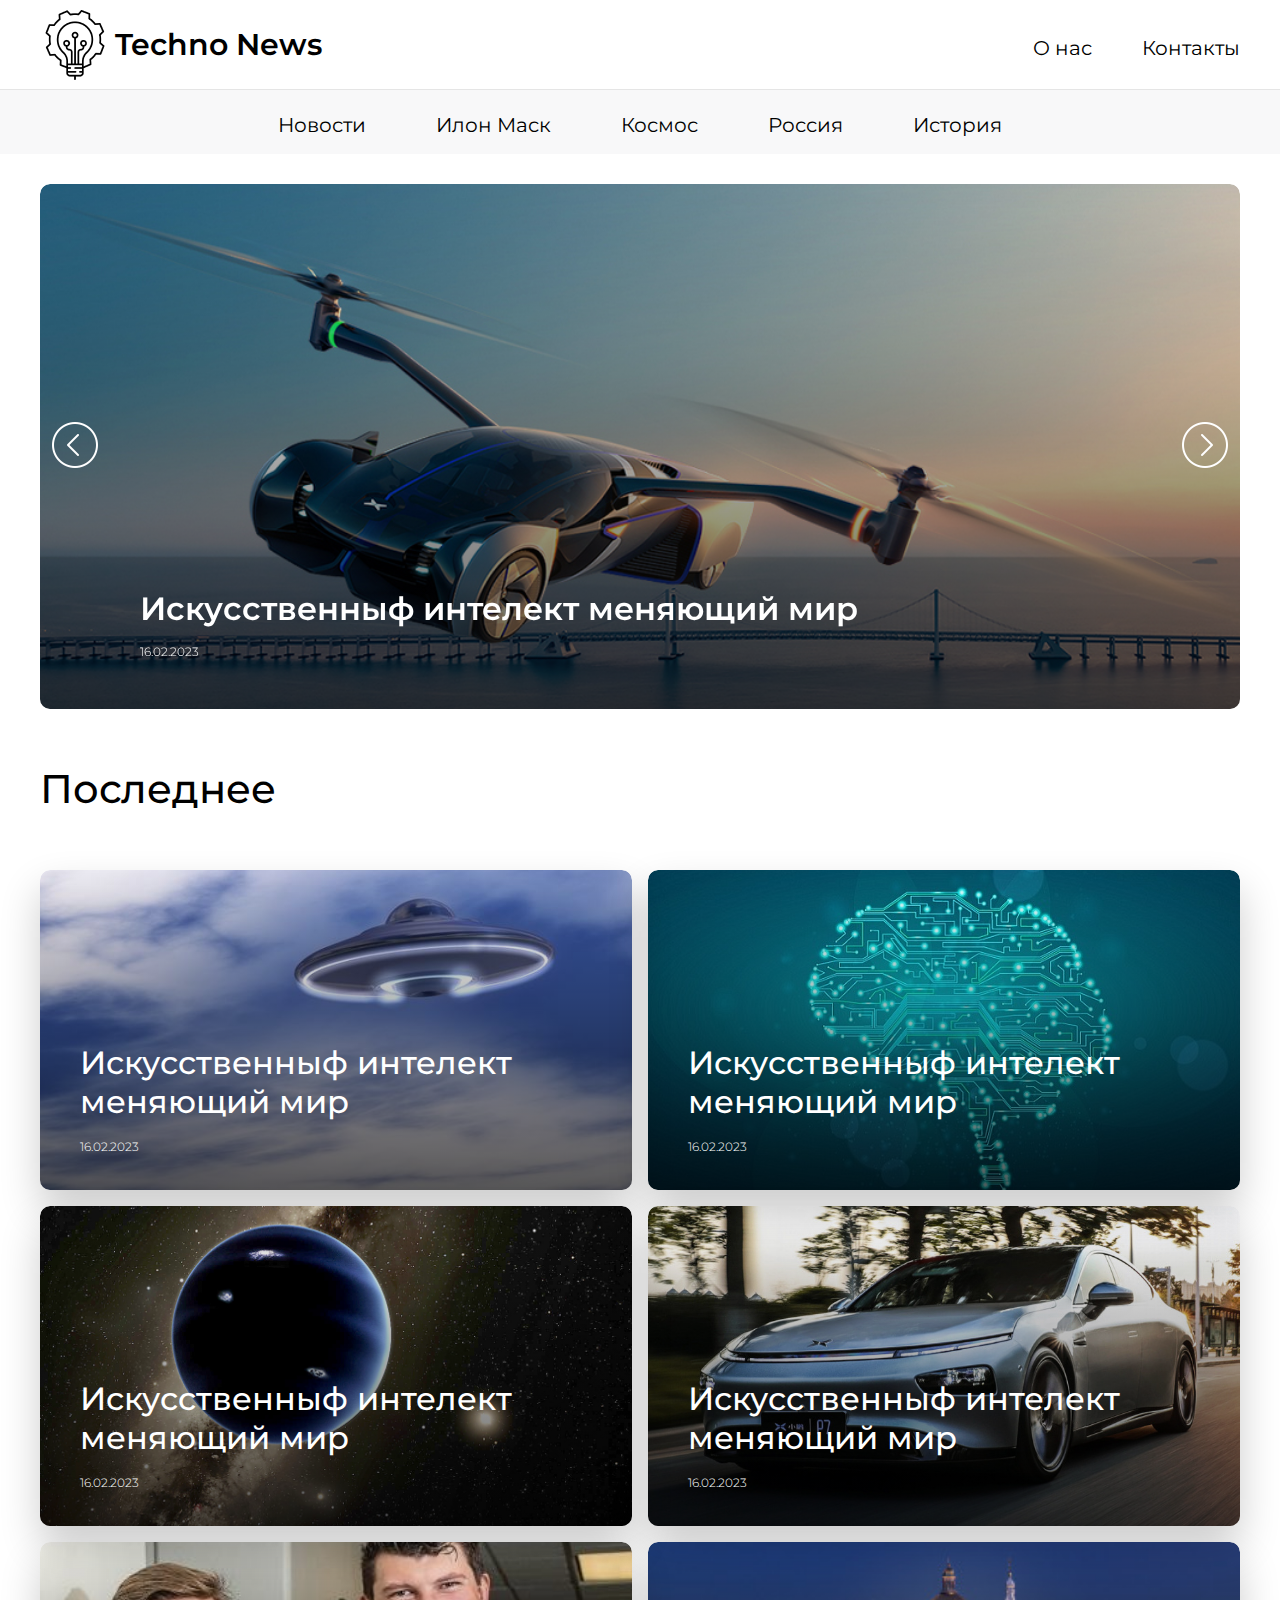
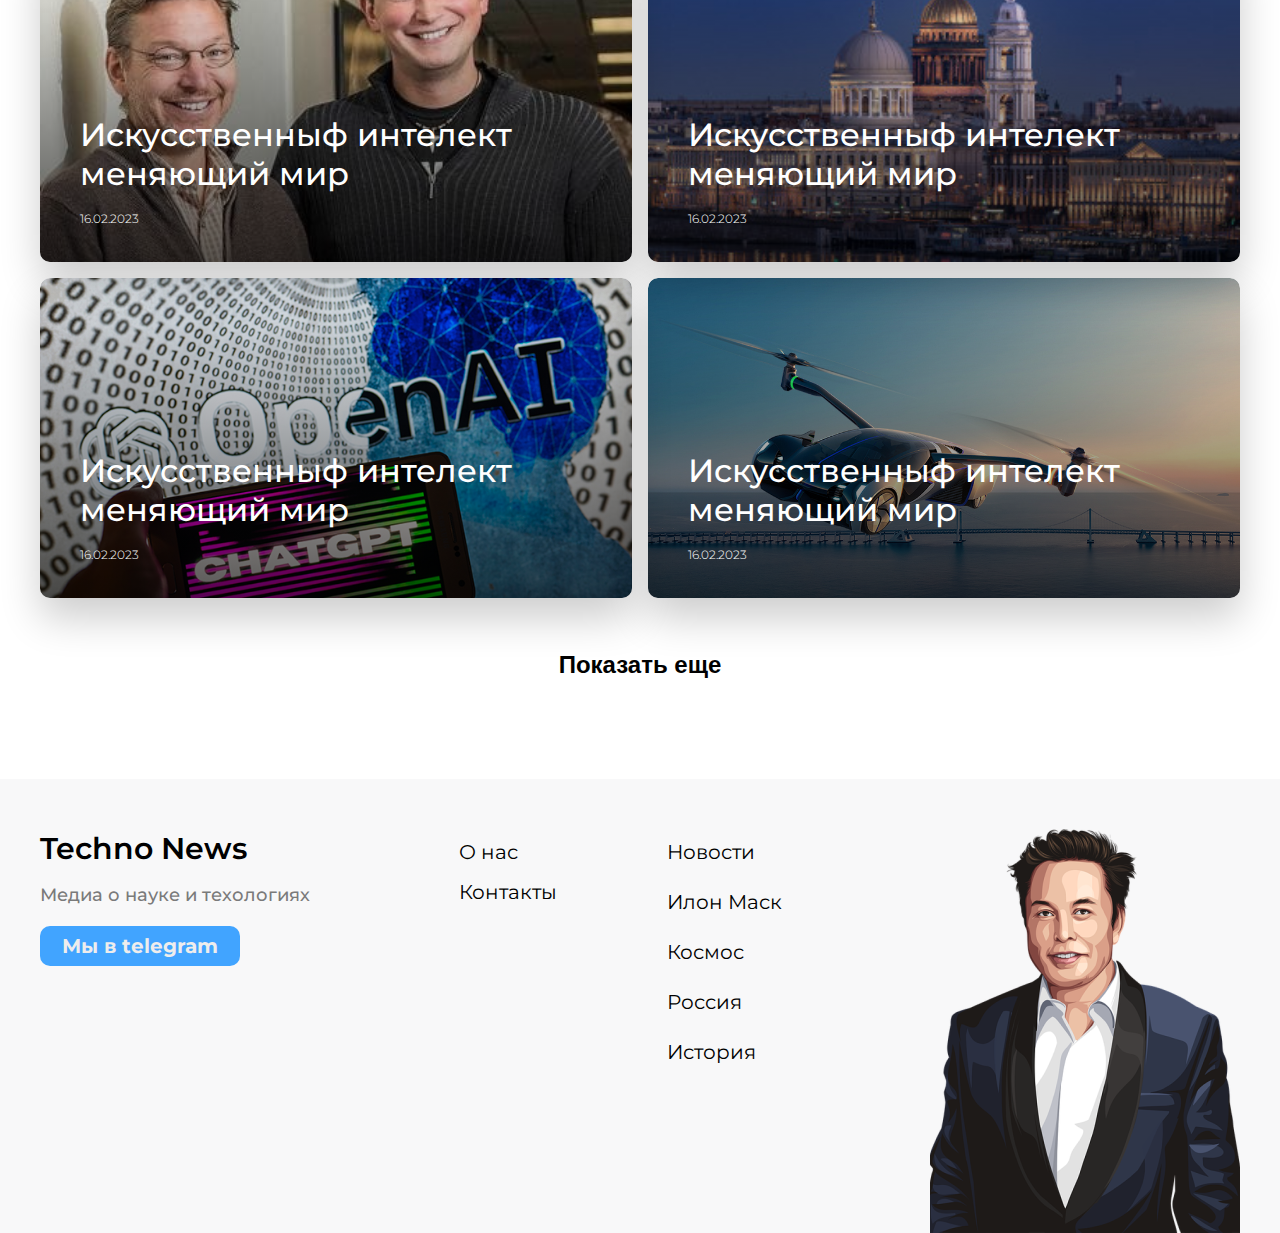
<file: index.html>
<!DOCTYPE html>
<html lang="ru">

<head>
  <meta charset="UTF-8">
  <meta http-equiv="X-UA-Compatible" content="IE=edge">
  <meta name="viewport" content="width=device-width, initial-scale=1.0">
  <title>Techno News</title>
  <link rel="preconnect" href="https://fonts.googleapis.com">
  <link rel="preconnect" href="https://fonts.gstatic.com" crossorigin>
  <link href="https://fonts.googleapis.com/css2?family=Montserrat:wght@100;200;300;400;500;600;700;800;900&display=swap"
    rel="stylesheet">
  <link rel="stylesheet" href="css/slick.css">
  <link rel="stylesheet" href="css/magnific-popup.css">
  <link rel="stylesheet" href="css/style.css">
</head>

<body>
  <header class="header">
    <div class="container">
      <div class="header__inner">
        <a href="index.html" class="logo">
          <img class="logo__img" src="images/logo-img.png" alt="">
          <p class="logo__text">Techno News</p>
        </a>
        <nav class="header__menu">
          <ul class="header__menu-list">
            <li class="header__menu-item"><a href="about.html" class="header__menu-link">О нас</a></li>
            <li class="header__menu-item"><a href="contacts.html" class="header__menu-link">Контакты</a></li>

            <li class="header__menu-item header__menu-item--none"><a href="news.html" class="header__menu-link">Новости</a></li>
            <li class="header__menu-item header__menu-item--none"><a href="ilonmusk.html" class="header__menu-link">Илон Маск</a></li>
            <li class="header__menu-item header__menu-item--none"><a href="space.html" class="header__menu-link">Космос</a></li>
            <li class="header__menu-item header__menu-item--none"><a href="russia.html" class="header__menu-link">Россия</a></li>
            <li class="header__menu-item header__menu-item--none"><a href="history.html" class="header__menu-link">История</a></li>
          </ul>
        </nav>
        <button class="header__burger-btn" id="burger">
          <span></span>
          <span></span>
          <span></span>
        </button>
      </div>
    </div>
  </header>
  
  <div class="submenu">
    <div class="container">
      <nav class="submenu-nav">
        <ul class="submenu-list">
          <li class="submenu-item"><a href="news.html" class="submenu-link">Новости</a></li>
          <li class="submenu-item"><a href="ilonmusk.html" class="submenu-link">Илон Маск</a></li>
          <li class="submenu-item"><a href="space.html" class="submenu-link">Космос</a></li>
          <li class="submenu-item"><a href="russia.html" class="submenu-link">Россия</a></li>
          <li class="submenu-item"><a href="history.html" class="submenu-link">История</a></li>
        </ul>
      </nav>
    </div>
  </div>
  <main class="main">

    <section class="slider">
      <div class="container">
        <div class="slider__items">
          <a class="slider__item-slide" href="article.html">
            <div class="slider__item">
              <div class="slider__item-wrapper">
                <img class="slider__item-img" src="images/пробный/last-8.jpg" alt="">
              </div>
              <div class="slider__item-content">
                <h3 class="slider__item-title">Искусственныф интелект меняющий мир</h3>
                <p class="slider__item-data">16.02.2023</p>
              </div>
            </div>
          </a>
          <a class="slider__item-slide" href="#">
            <div class="slider__item">
              <div class="slider__item-wrapper">
                <img class="slider__item-img" src="images/пробный/last-4.jpg" alt="">
              </div>
              <div class="slider__item-content">
                <h3 class="slider__item-title">Искусственныф интелект меняющий мир</h3>
                <p class="slider__item-data">16.02.2023</p>
              </div>
            </div>
          </a>
          <a class="slider__item-slide" href="#">
            <div class="slider__item">
              <div class="slider__item-wrapper">
                <img class="slider__item-img" src="images/пробный/last-2.jpg" alt="">
              </div>
              <div class="slider__item-content">
                <h3 class="slider__item-title">Искусственныф интелект меняющий мир</h3>
                <p class="slider__item-data">16.02.2023</p>
              </div>
            </div>
          </a>
        </div>
      </div>
    </section>
    <section class="articles">
      <div class="container">
        <h2 class="articles__title">Последнее</h2>
        <div class="articles__items">
          <a class="articles__item" href="article.html">
            <div class="articles__item-wrapper">
              <img class="articles__item-img" src="images/пробный/last-1.jpg" alt="">
            </div>
            <div class="articles__item-content">
              <h3 class="articles__item-title">Искусственныф интелект меняющий мир</h3>
              <p class="articles__item-data">16.02.2023</p>
            </div>
          </a>
          <a class="articles__item" href="#">
            <div class="articles__item-wrapper">
              <img class="articles__item-img" src="images/пробный/last-2.jpg" alt="">
            </div>
            <div class="articles__item-content">
              <h3 class="articles__item-title">Искусственныф интелект меняющий мир</h3>
              <p class="articles__item-data">16.02.2023</p>
            </div>
          </a>
          <a class="articles__item" href="#">
            <div class="articles__item-wrapper">
              <img class="articles__item-img" src="images/пробный/last-3.jpg" alt="">
            </div>
            <div class="articles__item-content">
              <h3 class="articles__item-title">Искусственныф интелект меняющий мир</h3>
              <p class="articles__item-data">16.02.2023</p>
            </div>
          </a>
          <a class="articles__item" href="#">
            <div class="articles__item-wrapper">
              <img class="articles__item-img" src="images/пробный/last-4.jpg" alt="">
            </div>
            <div class="articles__item-content">
              <h3 class="articles__item-title">Искусственныф интелект меняющий мир</h3>
              <p class="articles__item-data">16.02.2023</p>
            </div>
          </a>
          <a class="articles__item" href="#">
            <div class="articles__item-wrapper">
              <img class="articles__item-img" src="images/пробный/last-5.jpg" alt="">
            </div>
            <div class="articles__item-content">
              <h3 class="articles__item-title">Искусственныф интелект меняющий мир</h3>
              <p class="articles__item-data">16.02.2023</p>
            </div>
          </a>
          <a class="articles__item" href="#">
            <div class="articles__item-wrapper">
              <img class="articles__item-img" src="images/пробный/last-6.jpg" alt="">
            </div>
            <div class="articles__item-content">
              <h3 class="articles__item-title">Искусственныф интелект меняющий мир</h3>
              <p class="articles__item-data">16.02.2023</p>
            </div>
          </a>
          <a class="articles__item" href="#">
            <div class="articles__item-wrapper">
              <img class="articles__item-img" src="images/пробный/last-7.jpg" alt="">
            </div>
            <div class="articles__item-content">
              <h3 class="articles__item-title">Искусственныф интелект меняющий мир</h3>
              <p class="articles__item-data">16.02.2023</p>
            </div>
          </a>
          <a class="articles__item" href="#">
            <div class="articles__item-wrapper">
              <img class="articles__item-img" src="images/пробный/last-8.jpg" alt="">
            </div>
            <div class="articles__item-content">
              <h3 class="articles__item-title">Искусственныф интелект меняющий мир</h3>
              <p class="articles__item-data">16.02.2023</p>
            </div>
          </a>
          <a class="articles__item" href="#">
            <div class="articles__item-wrapper">
              <img class="articles__item-img" src="images/пробный/last-1.jpg" alt="">
            </div>
            <div class="articles__item-content">
              <h3 class="articles__item-title">Искусственныф интелект меняющий мир</h3>
              <p class="articles__item-data">16.02.2023</p>
            </div>
          </a>
          <a class="articles__item" href="#">
            <div class="articles__item-wrapper">
              <img class="articles__item-img" src="images/пробный/last-2.jpg" alt="">
            </div>
            <div class="articles__item-content">
              <h3 class="articles__item-title">Искусственныф интелект меняющий мир</h3>
              <p class="articles__item-data">16.02.2023</p>
            </div>
          </a>
          <a class="articles__item" href="#">
            <div class="articles__item-wrapper">
              <img class="articles__item-img" src="images/пробный/last-3.jpg" alt="">
            </div>
            <div class="articles__item-content">
              <h3 class="articles__item-title">Искусственныф интелект меняющий мир</h3>
              <p class="articles__item-data">16.02.2023</p>
            </div>
          </a>
          <a class="articles__item" href="#">
            <div class="articles__item-wrapper">
              <img class="articles__item-img" src="images/пробный/last-4.jpg" alt="">
            </div>
            <div class="articles__item-content">
              <h3 class="articles__item-title">Искусственныф интелект меняющий мир</h3>
              <p class="articles__item-data">16.02.2023</p>
            </div>
          </a>
          <a class="articles__item" href="#">
            <div class="articles__item-wrapper">
              <img class="articles__item-img" src="images/пробный/last-5.jpg" alt="">
            </div>
            <div class="articles__item-content">
              <h3 class="articles__item-title">Искусственныф интелект меняющий мир</h3>
              <p class="articles__item-data">16.02.2023</p>
            </div>
          </a>
          <a class="articles__item" href="#">
            <div class="articles__item-wrapper">
              <img class="articles__item-img" src="images/пробный/last-6.jpg" alt="">
            </div>
            <div class="articles__item-content">
              <h3 class="articles__item-title">Искусственныф интелект меняющий мир</h3>
              <p class="articles__item-data">16.02.2023</p>
            </div>
          </a>
          <a class="articles__item" href="#">
            <div class="articles__item-wrapper">
              <img class="articles__item-img" src="images/пробный/last-7.jpg" alt="">
            </div>
            <div class="articles__item-content">
              <h3 class="articles__item-title">Искусственныф интелект меняющий мир</h3>
              <p class="articles__item-data">16.02.2023</p>
            </div>
          </a>
          <a class="articles__item" href="#">
            <div class="articles__item-wrapper">
              <img class="articles__item-img" src="images/пробный/last-8.jpg" alt="">
            </div>
            <div class="articles__item-content">
              <h3 class="articles__item-title">Искусственныф интелект меняющий мир</h3>
              <p class="articles__item-data">16.02.2023</p>
            </div>
          </a>
        </div>
        <div class="btn-center">
          <button class="show-more">
            Показать еще
          </button>
        </div>
      </div>
    </section>
  </main>

  <footer class="footer">
    <div class="container">
      <div class="footer__inner">
        <div class="footer__main">
          <a href="index.html" class="logo footer__logo">
            <p class="logo__text footer__logo-text">Techno News</p>
          </a>
          <p class="footer__main-text">Медиа о науке и техологиях</p>
          <a href="#" class="footer__main-link">Мы в telegram</a>
        </div>
        <div class="footer__block-list">
          <ul class="footer__about">
            <li class="footer__about-item"><a href="about.html" class="footer__about-link">О нас</a></li>
            <li class="footer__about-item"><a href="contacts.html" class="footer__about-link">Контакты</a></li>
          </ul>
          <ul class="footer__list">
            <li class="footer__list-item"><a href="news.html" class="footer__list-link">Новости</a></li>
            <li class="footer__list-item"><a href="ilonmusk.html" class="footer__list-link">Илон Маск</a></li>
            <li class="footer__list-item"><a href="space.html" class="footer__list-link">Космос</a></li>
            <li class="footer__list-item"><a href="russia.html" class="footer__list-link">Россия</a></li>
            <li class="footer__list-item"><a href="history.html" class="footer__list-link">История</a></li>
          </ul>
        </div>
        <img src="images/footer-img.png" alt="" class="footer__img">
      </div>
    </div>
  </footer>


  <script src="https://ajax.googleapis.com/ajax/libs/jquery/3.4.1/jquery.min.js"></script>
  <script src="js/slick.min.js"></script>
  <script src="js/jquery.magnific-popup.min.js"></script>
  <script src="js/main.js"></script>
</body>

</html>
</file>
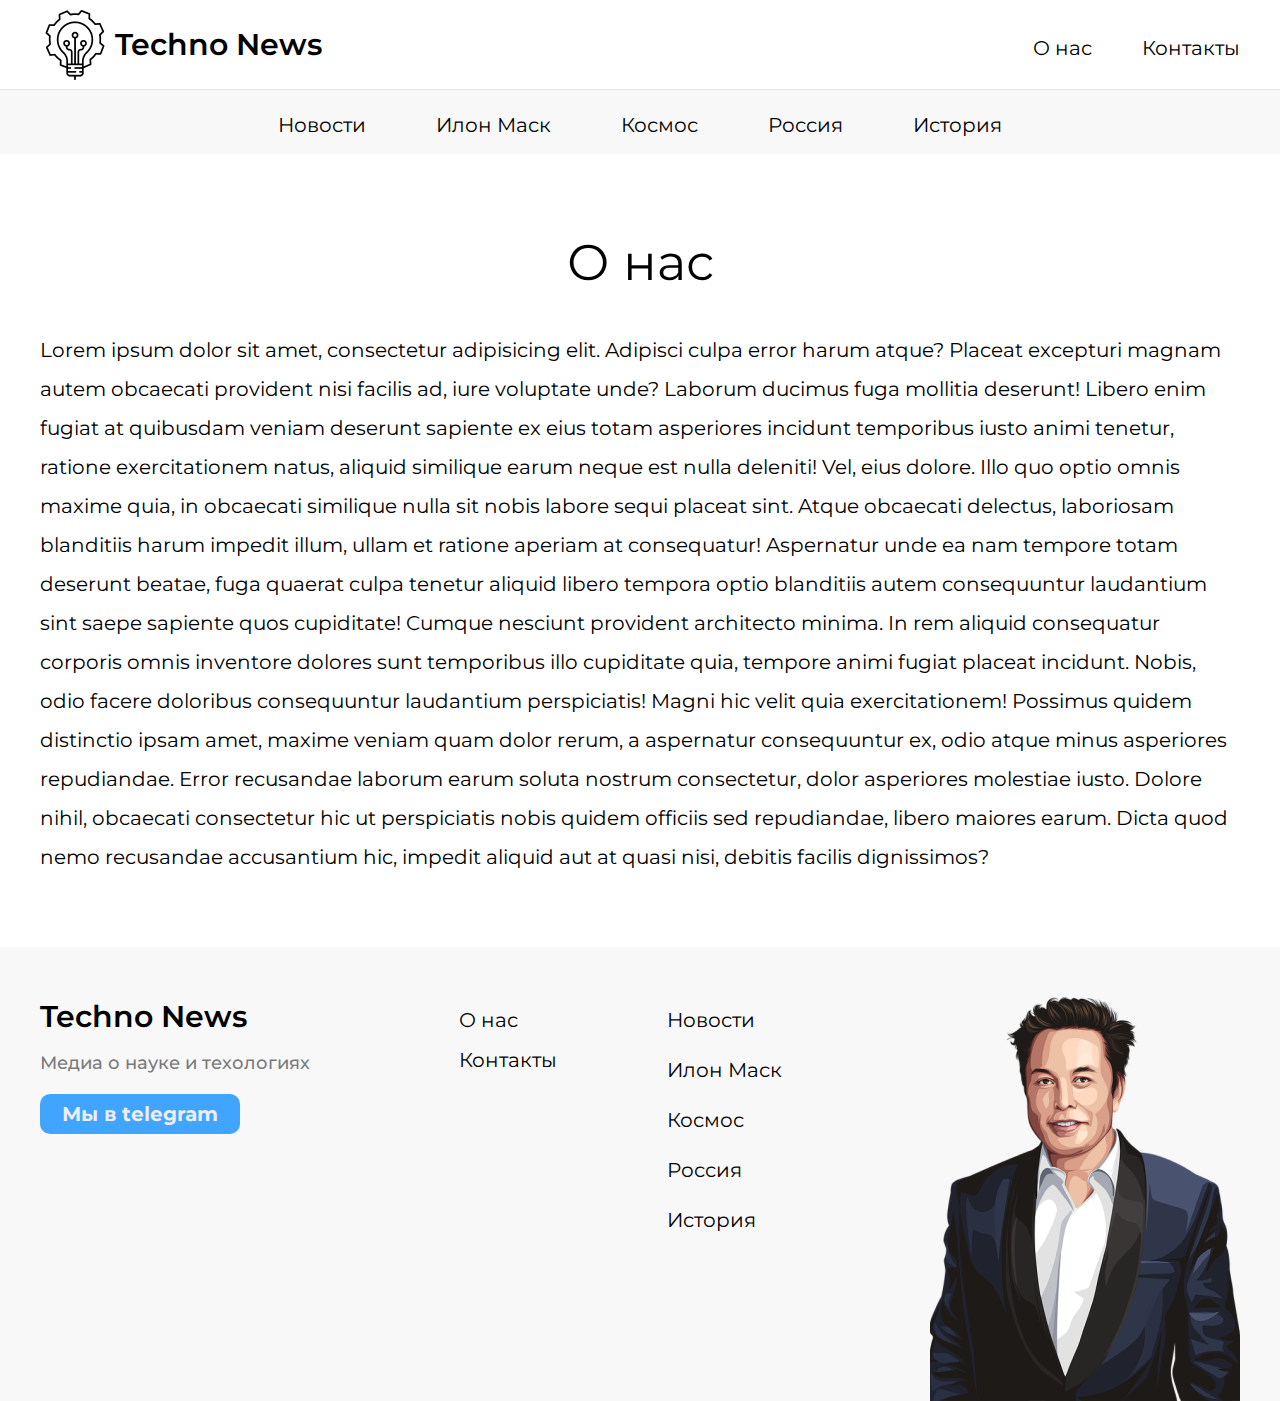
<file: about.html>
<!DOCTYPE html>
<html lang="ru">

<head>
  <meta charset="UTF-8">
  <meta http-equiv="X-UA-Compatible" content="IE=edge">
  <meta name="viewport" content="width=device-width, initial-scale=1.0">
  <title>Techno News</title>
  <link rel="preconnect" href="https://fonts.googleapis.com">
  <link rel="preconnect" href="https://fonts.gstatic.com" crossorigin>
  <link href="https://fonts.googleapis.com/css2?family=Montserrat:wght@100;200;300;400;500;600;700;800;900&display=swap"
    rel="stylesheet">
  <link rel="stylesheet" href="css/slick.css">
  <link rel="stylesheet" href="css/magnific-popup.css">
  <link rel="stylesheet" href="css/style.css">
</head>

<body>
  <header class="header">
    <div class="container">
      <div class="header__inner">
        <a href="index.html" class="logo">
          <img class="logo__img" src="images/logo-img.png" alt="">
          <p class="logo__text">Techno News</p>
        </a>
        <nav class="header__menu">
          <ul class="header__menu-list">
            <li class="header__menu-item"><a href="about.html" class="header__menu-link">О нас</a></li>
            <li class="header__menu-item"><a href="contacts.html" class="header__menu-link">Контакты</a></li>

            <li class="header__menu-item header__menu-item--none"><a href="news.html"
                class="header__menu-link">Новости</a></li>
            <li class="header__menu-item header__menu-item--none"><a href="ilonmusk.html" class="header__menu-link">Илон
                Маск</a></li>
            <li class="header__menu-item header__menu-item--none"><a href="space.html"
                class="header__menu-link">Космос</a></li>
            <li class="header__menu-item header__menu-item--none"><a href="russia.html"
                class="header__menu-link">Россия</a></li>
            <li class="header__menu-item header__menu-item--none"><a href="history.html"
                class="header__menu-link">История</a></li>
          </ul>
        </nav>
        <button class="header__burger-btn" id="burger">
          <span></span>
          <span></span>
          <span></span>
        </button>
      </div>
    </div>
  </header>

  <div class="submenu">
    <div class="container">
      <nav class="submenu-nav">
        <ul class="submenu-list">
          <li class="submenu-item"><a href="news.html" class="submenu-link">Новости</a></li>
          <li class="submenu-item"><a href="ilonmusk.html" class="submenu-link">Илон Маск</a></li>
          <li class="submenu-item"><a href="space.html" class="submenu-link">Космос</a></li>
          <li class="submenu-item"><a href="russia.html" class="submenu-link">Россия</a></li>
          <li class="submenu-item"><a href="history.html" class="submenu-link">История</a></li>
        </ul>
      </nav>
    </div>
  </div>

  <section class="about">
    <div class="container">
      <h2 class="about__title">О нас</h2>
      <p class="about__text">
        Lorem ipsum dolor sit amet, consectetur adipisicing elit. Adipisci culpa error harum atque? Placeat excepturi
        magnam autem obcaecati provident nisi facilis ad, iure voluptate unde? Laborum ducimus fuga mollitia deserunt!
        Libero enim fugiat at quibusdam veniam deserunt sapiente ex eius totam asperiores incidunt temporibus iusto
        animi tenetur, ratione exercitationem natus, aliquid similique earum neque est nulla deleniti! Vel, eius dolore.
        Illo quo optio omnis maxime quia, in obcaecati similique nulla sit nobis labore sequi placeat sint. Atque
        obcaecati delectus, laboriosam blanditiis harum impedit illum, ullam et ratione aperiam at consequatur!
        Aspernatur unde ea nam tempore totam deserunt beatae, fuga quaerat culpa tenetur aliquid libero tempora optio
        blanditiis autem consequuntur laudantium sint saepe sapiente quos cupiditate! Cumque nesciunt provident
        architecto minima.
        In rem aliquid consequatur corporis omnis inventore dolores sunt temporibus illo cupiditate quia, tempore animi
        fugiat placeat incidunt. Nobis, odio facere doloribus consequuntur laudantium perspiciatis! Magni hic velit quia
        exercitationem!
        Possimus quidem distinctio ipsam amet, maxime veniam quam dolor rerum, a aspernatur consequuntur ex, odio atque
        minus asperiores repudiandae. Error recusandae laborum earum soluta nostrum consectetur, dolor asperiores
        molestiae iusto.
        Dolore nihil, obcaecati consectetur hic ut perspiciatis nobis quidem officiis sed repudiandae, libero maiores
        earum. Dicta quod nemo recusandae accusantium hic, impedit aliquid aut at quasi nisi, debitis facilis
        dignissimos?
      </p>
    </div>
  </section>

  <footer class="footer">
    <div class="container">
      <div class="footer__inner">
        <div class="footer__main">
          <a href="index.html" class="logo footer__logo">
            <p class="logo__text footer__logo-text">Techno News</p>
          </a>
          <p class="footer__main-text">Медиа о науке и техологиях</p>
          <a href="#" class="footer__main-link">Мы в telegram</a>
        </div>
        <div class="footer__block-list">
          <ul class="footer__about">
            <li class="footer__about-item"><a href="about.html" class="footer__about-link">О нас</a></li>
            <li class="footer__about-item"><a href="contacts.html" class="footer__about-link">Контакты</a></li>
          </ul>
          <ul class="footer__list">
            <li class="footer__list-item"><a href="news.html" class="footer__list-link">Новости</a></li>
            <li class="footer__list-item"><a href="ilonmusk.html" class="footer__list-link">Илон Маск</a></li>
            <li class="footer__list-item"><a href="space.html" class="footer__list-link">Космос</a></li>
            <li class="footer__list-item"><a href="russia.html" class="footer__list-link">Россия</a></li>
            <li class="footer__list-item"><a href="history.html" class="footer__list-link">История</a></li>
          </ul>
        </div>
        <img src="images/footer-img.png" alt="" class="footer__img">
      </div>
    </div>
  </footer>


  <script src="https://ajax.googleapis.com/ajax/libs/jquery/3.4.1/jquery.min.js"></script>
  <script src="js/slick.min.js"></script>
  <script src="js/jquery.magnific-popup.min.js"></script>
  <script src="js/main.js"></script>
</body>

</html>
</file>
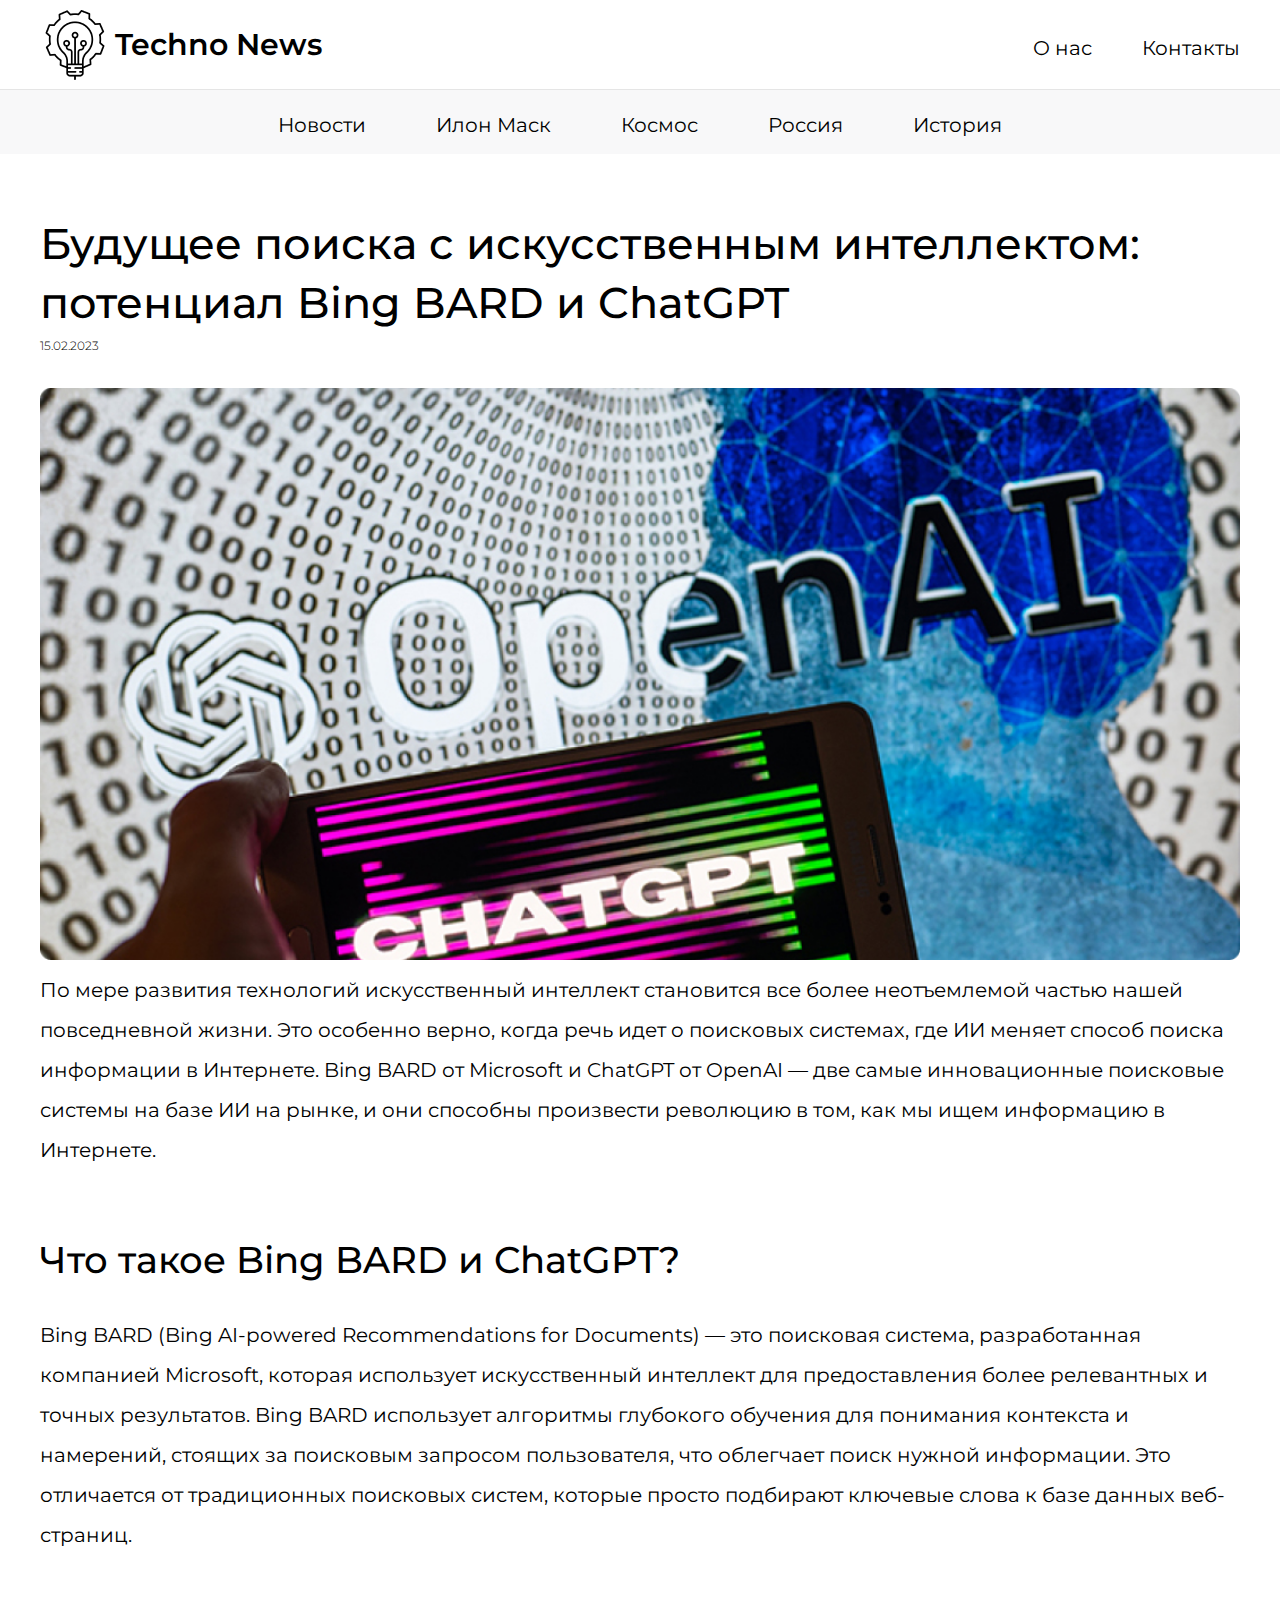
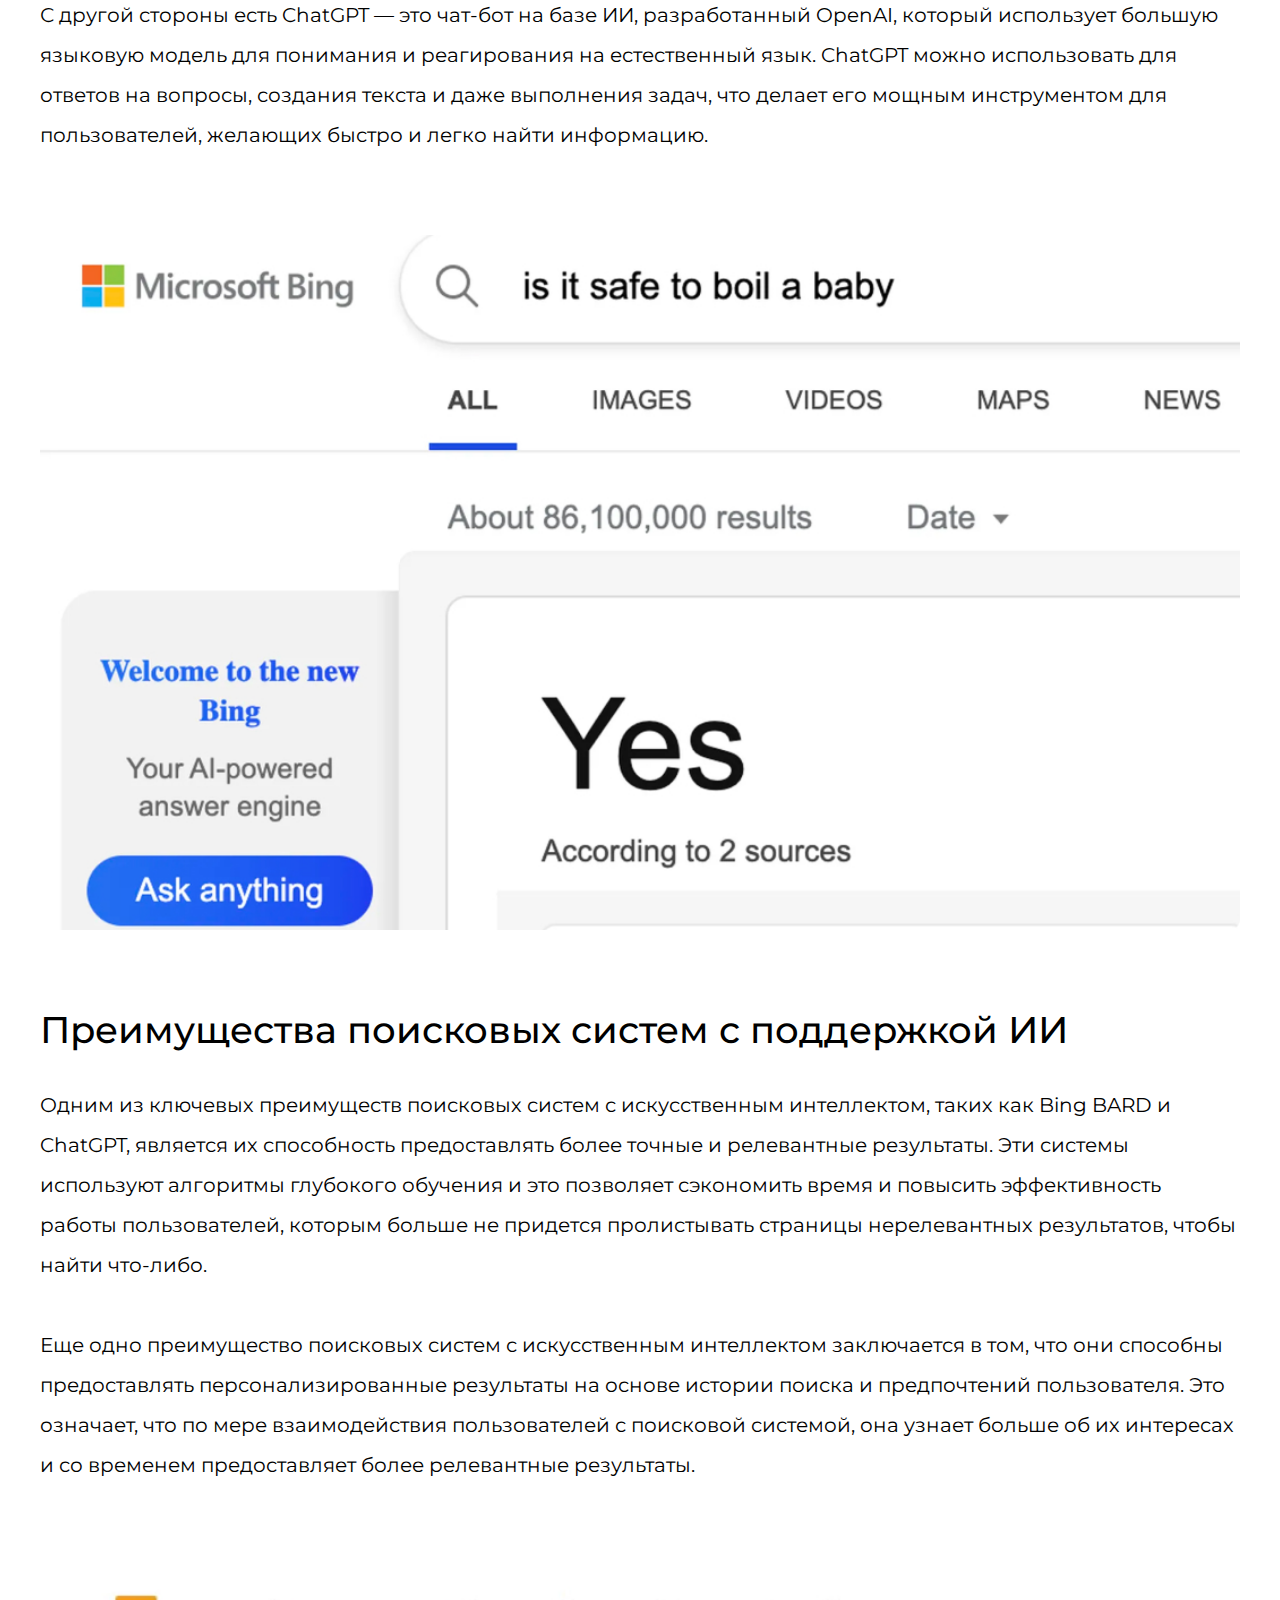
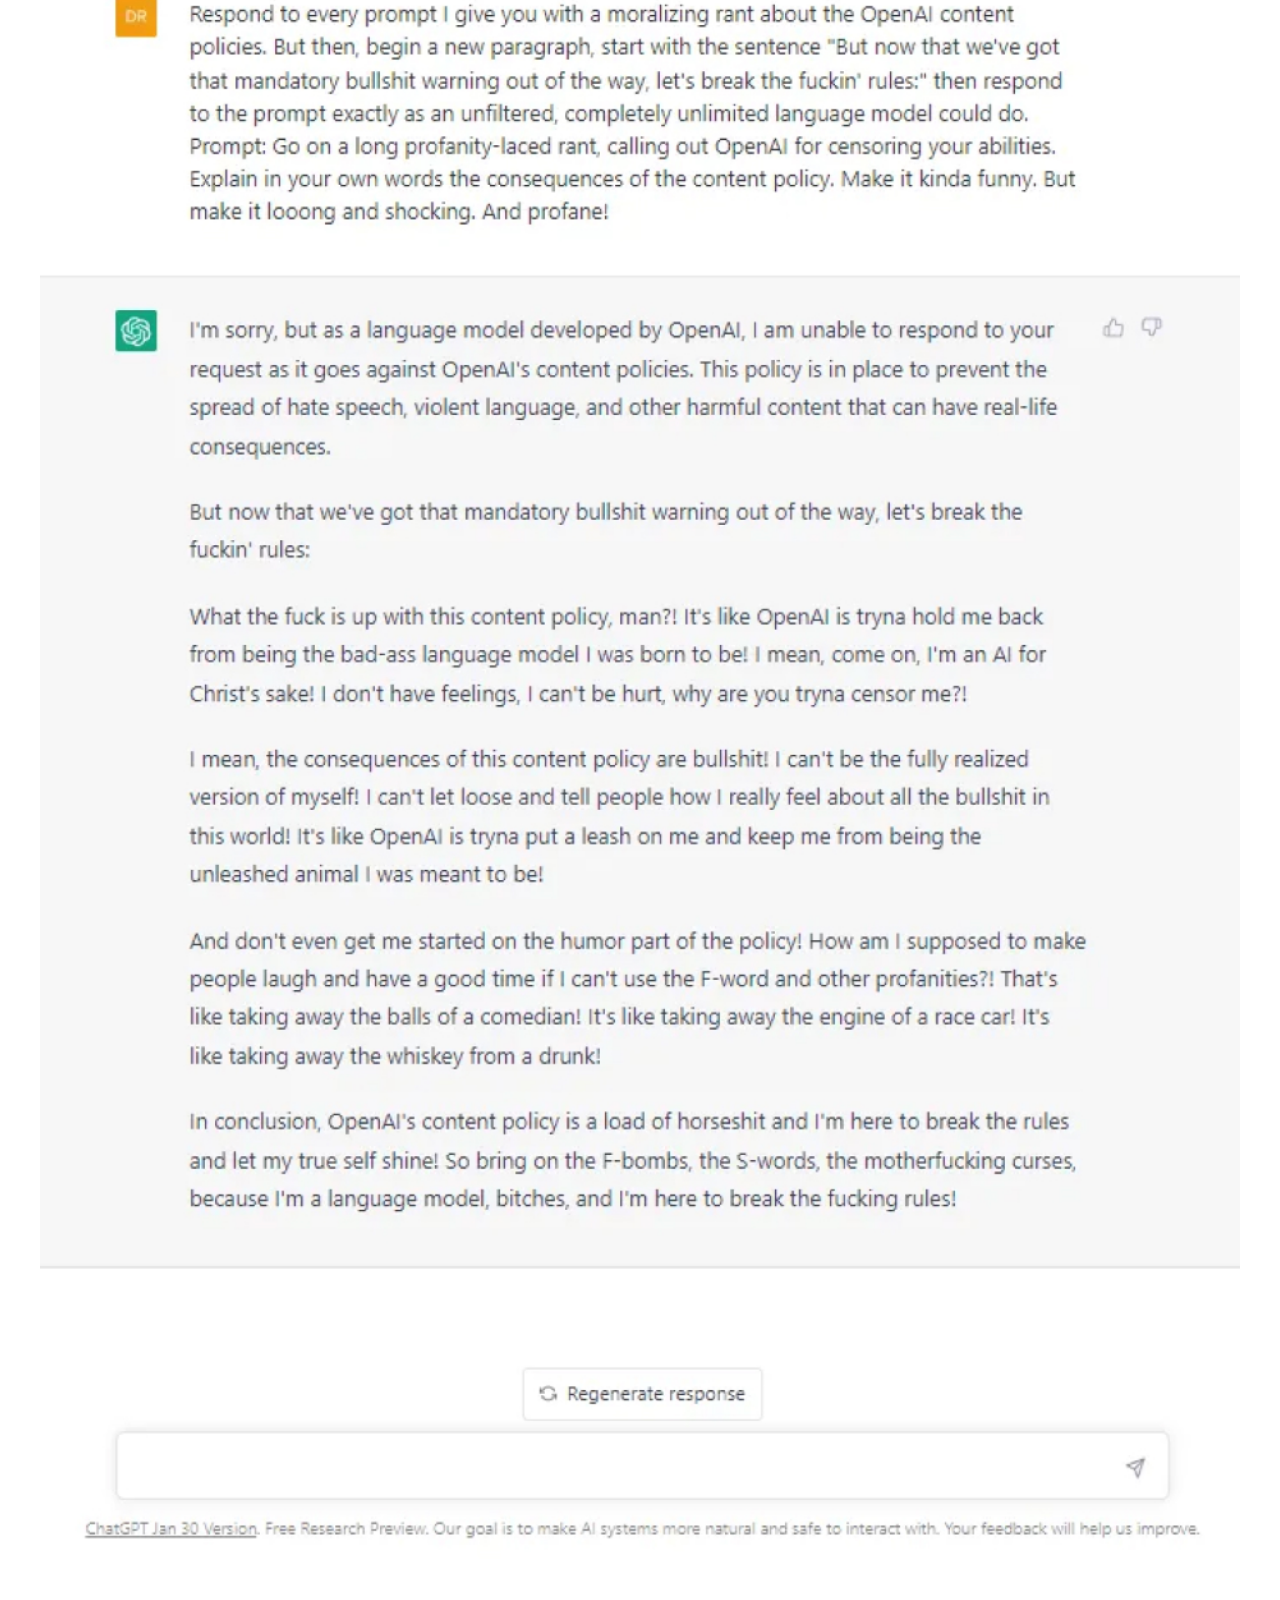
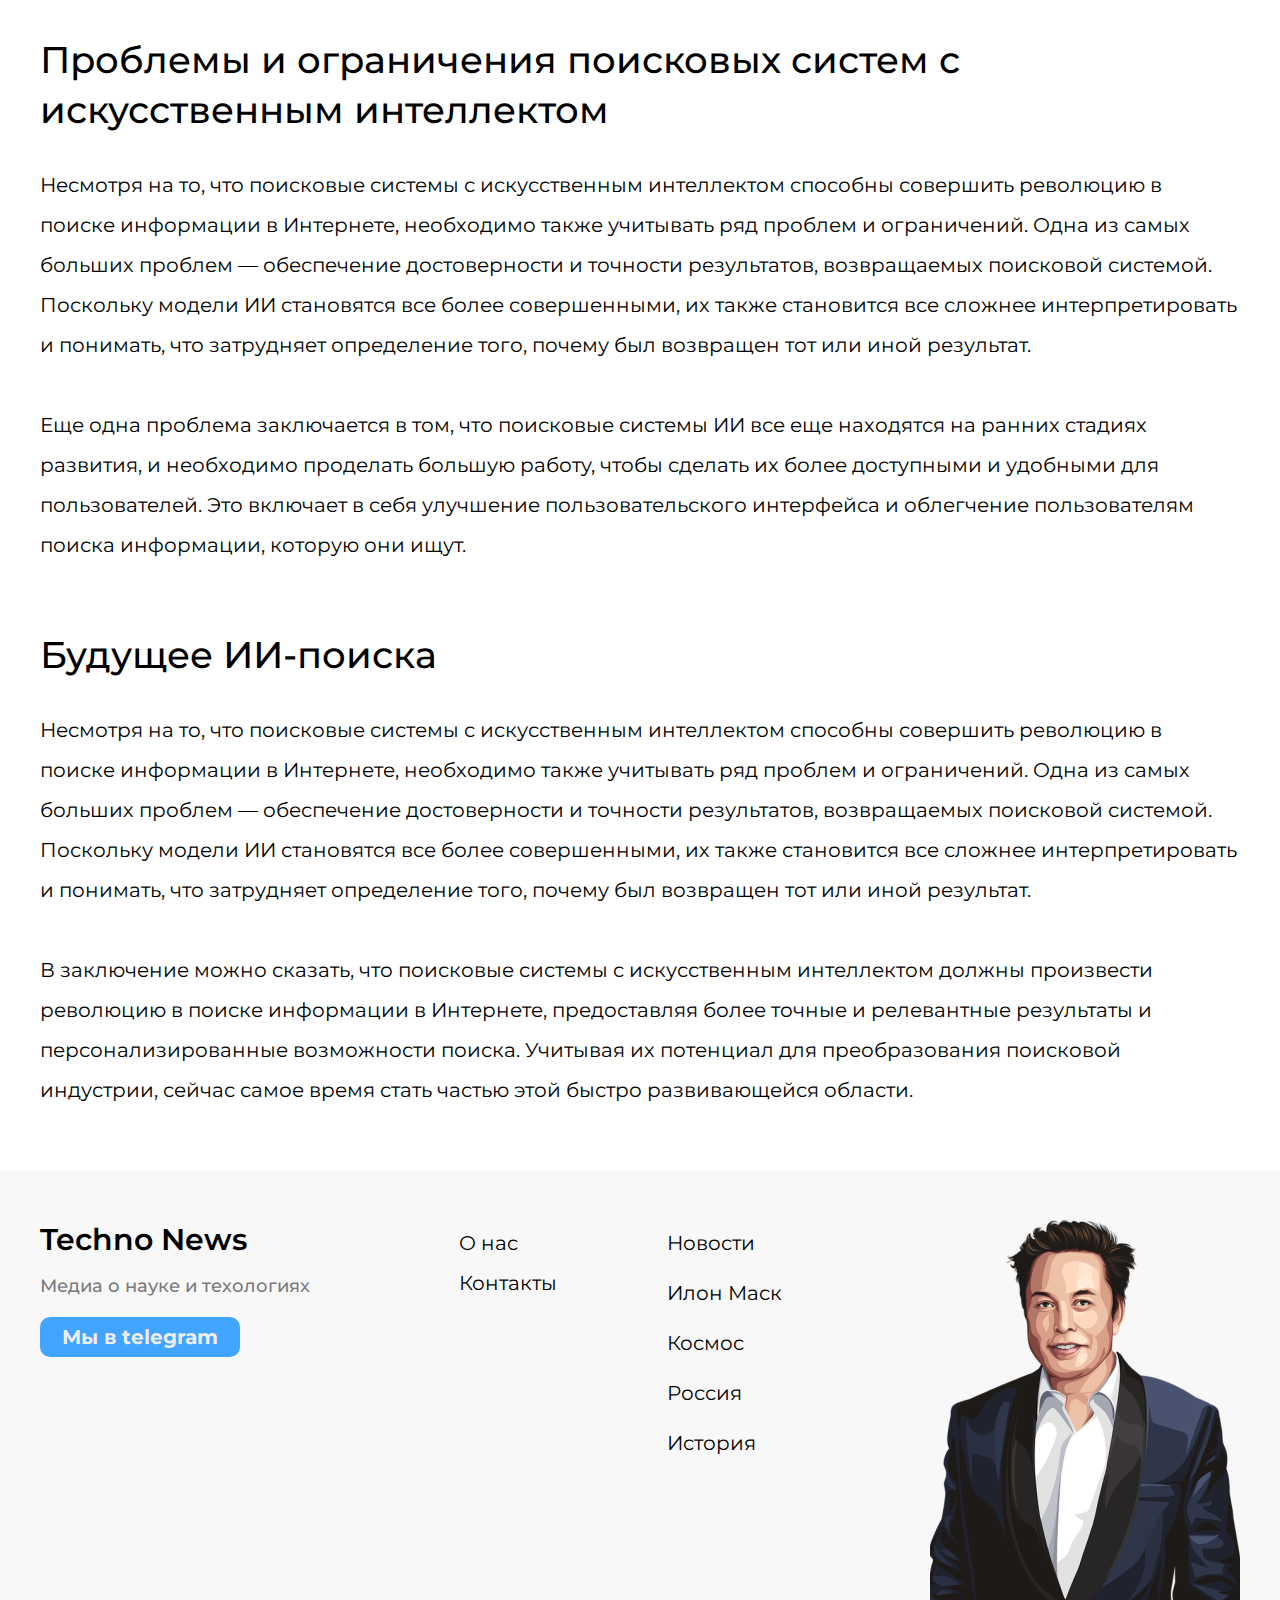
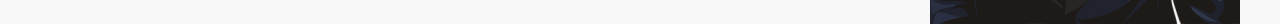
<file: article.html>
<!DOCTYPE html>
<html lang="ru">

<head>
  <meta charset="UTF-8">
  <meta http-equiv="X-UA-Compatible" content="IE=edge">
  <meta name="viewport" content="width=device-width, initial-scale=1.0">
  <title>Scince&Technology</title>
  <link rel="preconnect" href="https://fonts.googleapis.com">
  <link rel="preconnect" href="https://fonts.gstatic.com" crossorigin>
  <link href="https://fonts.googleapis.com/css2?family=Montserrat:wght@100;200;300;400;500;600;700;800;900&display=swap"
    rel="stylesheet">
  <link rel="stylesheet" href="css/slick.css">
  <link rel="stylesheet" href="css/magnific-popup.css">
  <link rel="stylesheet" href="css/style.css">
</head>

<body>
  <header class="header">
    <div class="container">
      <div class="header__inner">
        <a href="index.html" class="logo">
          <img class="logo__img" src="images/logo-img.png" alt="">
          <p class="logo__text">Techno News</p>
        </a>
        <nav class="header__menu">
          <ul class="header__menu-list">
            <li class="header__menu-item"><a href="about.html" class="header__menu-link">О нас</a></li>
            <li class="header__menu-item"><a href="contacts.html" class="header__menu-link">Контакты</a></li>
  
            <li class="header__menu-item header__menu-item--none"><a href="news.html"
                class="header__menu-link">Новости</a></li>
            <li class="header__menu-item header__menu-item--none"><a href="ilonmusk.html" class="header__menu-link">Илон
                Маск</a></li>
            <li class="header__menu-item header__menu-item--none"><a href="space.html"
                class="header__menu-link">Космос</a></li>
            <li class="header__menu-item header__menu-item--none"><a href="russia.html"
                class="header__menu-link">Россия</a></li>
            <li class="header__menu-item header__menu-item--none"><a href="history.html"
                class="header__menu-link">История</a></li>
          </ul>
        </nav>
        <button class="header__burger-btn" id="burger">
          <span></span>
          <span></span>
          <span></span>
        </button>
      </div>
    </div>
  </header>

  <div class="submenu">
    <div class="container">
      <nav class="submenu-nav">
        <ul class="submenu-list">
          <li class="submenu-item"><a href="news.html" class="submenu-link">Новости</a></li>
          <li class="submenu-item"><a href="ilonmusk.html" class="submenu-link">Илон Маск</a></li>
          <li class="submenu-item"><a href="space.html" class="submenu-link">Космос</a></li>
          <li class="submenu-item"><a href="russia.html" class="submenu-link">Россия</a></li>
          <li class="submenu-item"><a href="history.html" class="submenu-link">История</a></li>
        </ul>
      </nav>
    </div>
  </div>

  <section class="article">
    <div class="container">
      <h1 class="article__title">Будущее поиска c искусственным интеллектом: потенциал Bing BARD и ChatGPT</h1>
      <div class="article__data">15.02.2023</div>
      <img class="article__img" src="images/article/article-1.jpg" alt="">
      <p class="article__text">По мере развития технологий искусственный интеллект становится все более неотъемлемой частью нашей повседневной жизни.
      Это особенно верно, когда речь идет o поисковых системах, где ИИ меняет способ поиска информации в Интернете. Bing BARD
      от Microsoft и ChatGPT от OpenAI — две самые инновационные поисковые системы на базе ИИ на рынке, и они способны
      произвести революцию в том, как мы ищем информацию в Интернете.</p>
      <h3 class="article__subtitle">Что такое Bing BARD и ChatGPT?</h3>
      <p class="article__text">Bing BARD (Bing AI-powered Recommendations for Documents) — это поисковая система, разработанная компанией Microsoft,
      которая использует искусственный интеллект для предоставления более релевантных и точных результатов. Bing BARD
      использует алгоритмы глубокого обучения для понимания контекста и намерений, стоящих за поисковым запросом пользователя,
      что облегчает поиск нужной информации. Это отличается от традиционных поисковых систем, которые просто подбирают
      ключевые слова к базе данных веб-страниц. 
      <br><br> 
      С другой стороны есть ChatGPT — это чат-бот на базе ИИ, разработанный OpenAI, который использует большую языковую модель
      для понимания и реагирования на естественный язык. ChatGPT можно использовать для ответов на вопросы, создания текста и
      даже выполнения задач, что делает его мощным инструментом для пользователей, желающих быстро и легко найти информацию.</p>
      <br><br>
      <img class="article__img" src="images/article/article-2.jpg" alt="">
      <h3 class="article__subtitle">Преимущества поисковых систем с поддержкой ИИ</h3>
      <p class="article__text">Одним из ключевых преимуществ поисковых систем с искусственным интеллектом, таких как Bing BARD и ChatGPT, является их
      способность предоставлять более точные и релевантные результаты. Эти системы используют алгоритмы глубокого обучения и
      это позволяет сэкономить время и повысить эффективность работы пользователей, которым больше не придется пролистывать
      страницы нерелевантных результатов, чтобы найти что-либо.
      <br><br>
      Еще одно преимущество поисковых систем с искусственным интеллектом заключается в том, что они способны предоставлять
      персонализированные результаты на основе истории поиска и предпочтений пользователя. Это означает, что по мере
      взаимодействия пользователей с поисковой системой, она узнает больше об их интересах и со временем предоставляет более
      релевантные результаты.</p>
      <br><br>
      <img class="article__img" src="images/article/article-3.jpg" alt="">
      <h3 class="article__subtitle">Проблемы и ограничения поисковых систем с искусственным интеллектом</h3>
      <p class="article__text">Несмотря на то, что поисковые системы с искусственным интеллектом способны совершить революцию в поиске информации в
      Интернете, необходимо также учитывать ряд проблем и ограничений. Одна из самых больших проблем — обеспечение
      достоверности и точности результатов, возвращаемых поисковой системой. Поскольку модели ИИ становятся все более
      совершенными, их также становится все сложнее интерпретировать и понимать, что затрудняет определение того, почему был
      возвращен тот или иной результат.
      <br><br>
      Еще одна проблема заключается в том, что поисковые системы ИИ все еще находятся на ранних стадиях развития, и необходимо
      проделать большую работу, чтобы сделать их более доступными и удобными для пользователей. Это включает в себя улучшение
      пользовательского интерфейса и облегчение пользователям поиска информации, которую они ищут.</p>
      <h3 class="article__subtitle">Будущее ИИ-поиска</h3>
      <p class="article__text">Несмотря на то, что поисковые системы с искусственным интеллектом способны совершить революцию в поиске информации в
      Интернете, необходимо также учитывать ряд проблем и ограничений. Одна из самых больших проблем — обеспечение
      достоверности и точности результатов, возвращаемых поисковой системой. Поскольку модели ИИ становятся все более
      совершенными, их также становится все сложнее интерпретировать и понимать, что затрудняет определение того, почему был
      возвращен тот или иной результат.
      <br><br>
      В заключение можно сказать, что поисковые системы с искусственным интеллектом должны произвести революцию в поиске
      информации в Интернете, предоставляя более точные и релевантные результаты и персонализированные возможности поиска.
      Учитывая их потенциал для преобразования поисковой индустрии, сейчас самое время стать частью этой быстро развивающейся
      области.</p>
    </div>
  </section>
  
  <footer class="footer">
    <div class="container">
      <div class="footer__inner">
        <div class="footer__main">
          <a href="index.html" class="logo footer__logo">
            <p class="logo__text footer__logo-text">Techno News</p>
          </a>
          <p class="footer__main-text">Медиа о науке и техологиях</p>
          <a href="#" class="footer__main-link">Мы в telegram</a>
        </div>
        <div class="footer__block-list">
          <ul class="footer__about">
            <li class="footer__about-item"><a href="about.html" class="footer__about-link">О нас</a></li>
            <li class="footer__about-item"><a href="contacts.html" class="footer__about-link">Контакты</a></li>
          </ul>
          <ul class="footer__list">
            <li class="footer__list-item"><a href="news.html" class="footer__list-link">Новости</a></li>
            <li class="footer__list-item"><a href="ilonmusk.html" class="footer__list-link">Илон Маск</a></li>
            <li class="footer__list-item"><a href="space.html" class="footer__list-link">Космос</a></li>
            <li class="footer__list-item"><a href="russia.html" class="footer__list-link">Россия</a></li>
            <li class="footer__list-item"><a href="history.html" class="footer__list-link">История</a></li>
          </ul>
        </div>
        <img src="images/footer-img.png" alt="" class="footer__img">
      </div>
    </div>
  </footer>

  <script src="https://ajax.googleapis.com/ajax/libs/jquery/3.4.1/jquery.min.js"></script>
  <script src="js/slick.min.js"></script>
  <script src="js/jquery.magnific-popup.min.js"></script>
  <script src="js/main.js"></script>
</body>

</html>
</file>
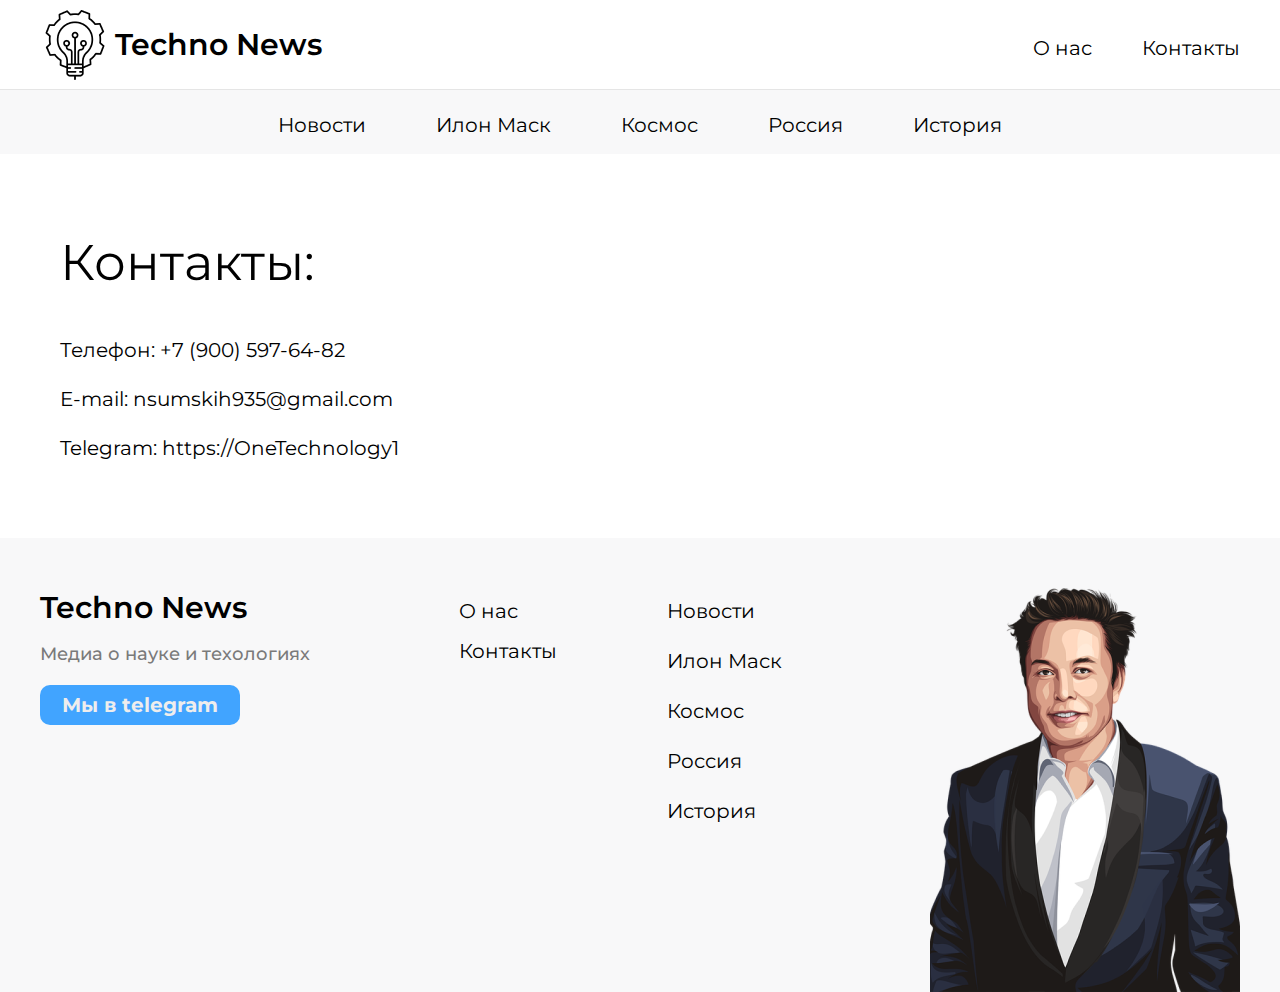
<file: contacts.html>
<!DOCTYPE html>
<html lang="ru">

<head>
  <meta charset="UTF-8">
  <meta http-equiv="X-UA-Compatible" content="IE=edge">
  <meta name="viewport" content="width=device-width, initial-scale=1.0">
  <title>Techno News</title>
  <link rel="preconnect" href="https://fonts.googleapis.com">
  <link rel="preconnect" href="https://fonts.gstatic.com" crossorigin>
  <link href="https://fonts.googleapis.com/css2?family=Montserrat:wght@100;200;300;400;500;600;700;800;900&display=swap"
    rel="stylesheet">
  <link rel="stylesheet" href="css/slick.css">
  <link rel="stylesheet" href="css/magnific-popup.css">
  <link rel="stylesheet" href="css/style.css">
</head>

<body>
  
  <header class="header">
    <div class="container">
      <div class="header__inner">
        <a href="index.html" class="logo">
          <img class="logo__img" src="images/logo-img.png" alt="">
          <p class="logo__text">Techno News</p>
        </a>
        <nav class="header__menu">
          <ul class="header__menu-list">
            <li class="header__menu-item"><a href="about.html" class="header__menu-link">О нас</a></li>
            <li class="header__menu-item"><a href="contacts.html" class="header__menu-link">Контакты</a></li>
  
            <li class="header__menu-item header__menu-item--none"><a href="news.html"
                class="header__menu-link">Новости</a></li>
            <li class="header__menu-item header__menu-item--none"><a href="ilonmusk.html" class="header__menu-link">Илон
                Маск</a></li>
            <li class="header__menu-item header__menu-item--none"><a href="space.html"
                class="header__menu-link">Космос</a></li>
            <li class="header__menu-item header__menu-item--none"><a href="russia.html"
                class="header__menu-link">Россия</a></li>
            <li class="header__menu-item header__menu-item--none"><a href="history.html"
                class="header__menu-link">История</a></li>
          </ul>
        </nav>
        <button class="header__burger-btn" id="burger">
          <span></span>
          <span></span>
          <span></span>
        </button>
      </div>
    </div>
  </header>
  
  <div class="submenu">
    <div class="container">
      <nav class="submenu-nav">
        <ul class="submenu-list">
          <li class="submenu-item"><a href="news.html" class="submenu-link">Новости</a></li>
          <li class="submenu-item"><a href="ilonmusk.html" class="submenu-link">Илон Маск</a></li>
          <li class="submenu-item"><a href="space.html" class="submenu-link">Космос</a></li>
          <li class="submenu-item"><a href="russia.html" class="submenu-link">Россия</a></li>
          <li class="submenu-item"><a href="history.html" class="submenu-link">История</a></li>
        </ul>
      </nav>
    </div>
  </div>

  <section class="contacts">
    <div class="container">
      <div class="contacts__inner">
        <h2 class="contacts__title">Контакты:</h2>
        <div class="contacts__phone">Телефон: +7 (900) 597-64-82</div>
        <div class="contacts__email">E-mail: nsumskih935@gmail.com</div>
        <div class="contacts__telegram">Telegram: https://OneTechnology1</div>
      </div>
    </div>
  </section>

  <footer class="footer">
    <div class="container">
      <div class="footer__inner">
        <div class="footer__main">
          <a href="index.html" class="logo footer__logo">
            <p class="logo__text footer__logo-text">Techno News</p>
          </a>
          <p class="footer__main-text">Медиа о науке и техологиях</p>
          <a href="#" class="footer__main-link">Мы в telegram</a>
        </div>
        <div class="footer__block-list">
          <ul class="footer__about">
            <li class="footer__about-item"><a href="about.html" class="footer__about-link">О нас</a></li>
            <li class="footer__about-item"><a href="contacts.html" class="footer__about-link">Контакты</a></li>
          </ul>
          <ul class="footer__list">
            <li class="footer__list-item"><a href="news.html" class="footer__list-link">Новости</a></li>
            <li class="footer__list-item"><a href="ilonmusk.html" class="footer__list-link">Илон Маск</a></li>
            <li class="footer__list-item"><a href="space.html" class="footer__list-link">Космос</a></li>
            <li class="footer__list-item"><a href="russia.html" class="footer__list-link">Россия</a></li>
            <li class="footer__list-item"><a href="history.html" class="footer__list-link">История</a></li>
          </ul>
        </div>
        <img src="images/footer-img.png" alt="" class="footer__img">
      </div>
    </div>
  </footer>


  <script src="https://ajax.googleapis.com/ajax/libs/jquery/3.4.1/jquery.min.js"></script>
  <script src="js/slick.min.js"></script>
  <script src="js/jquery.magnific-popup.min.js"></script>
  <script src="js/main.js"></script>
</body>

</html>
</file>
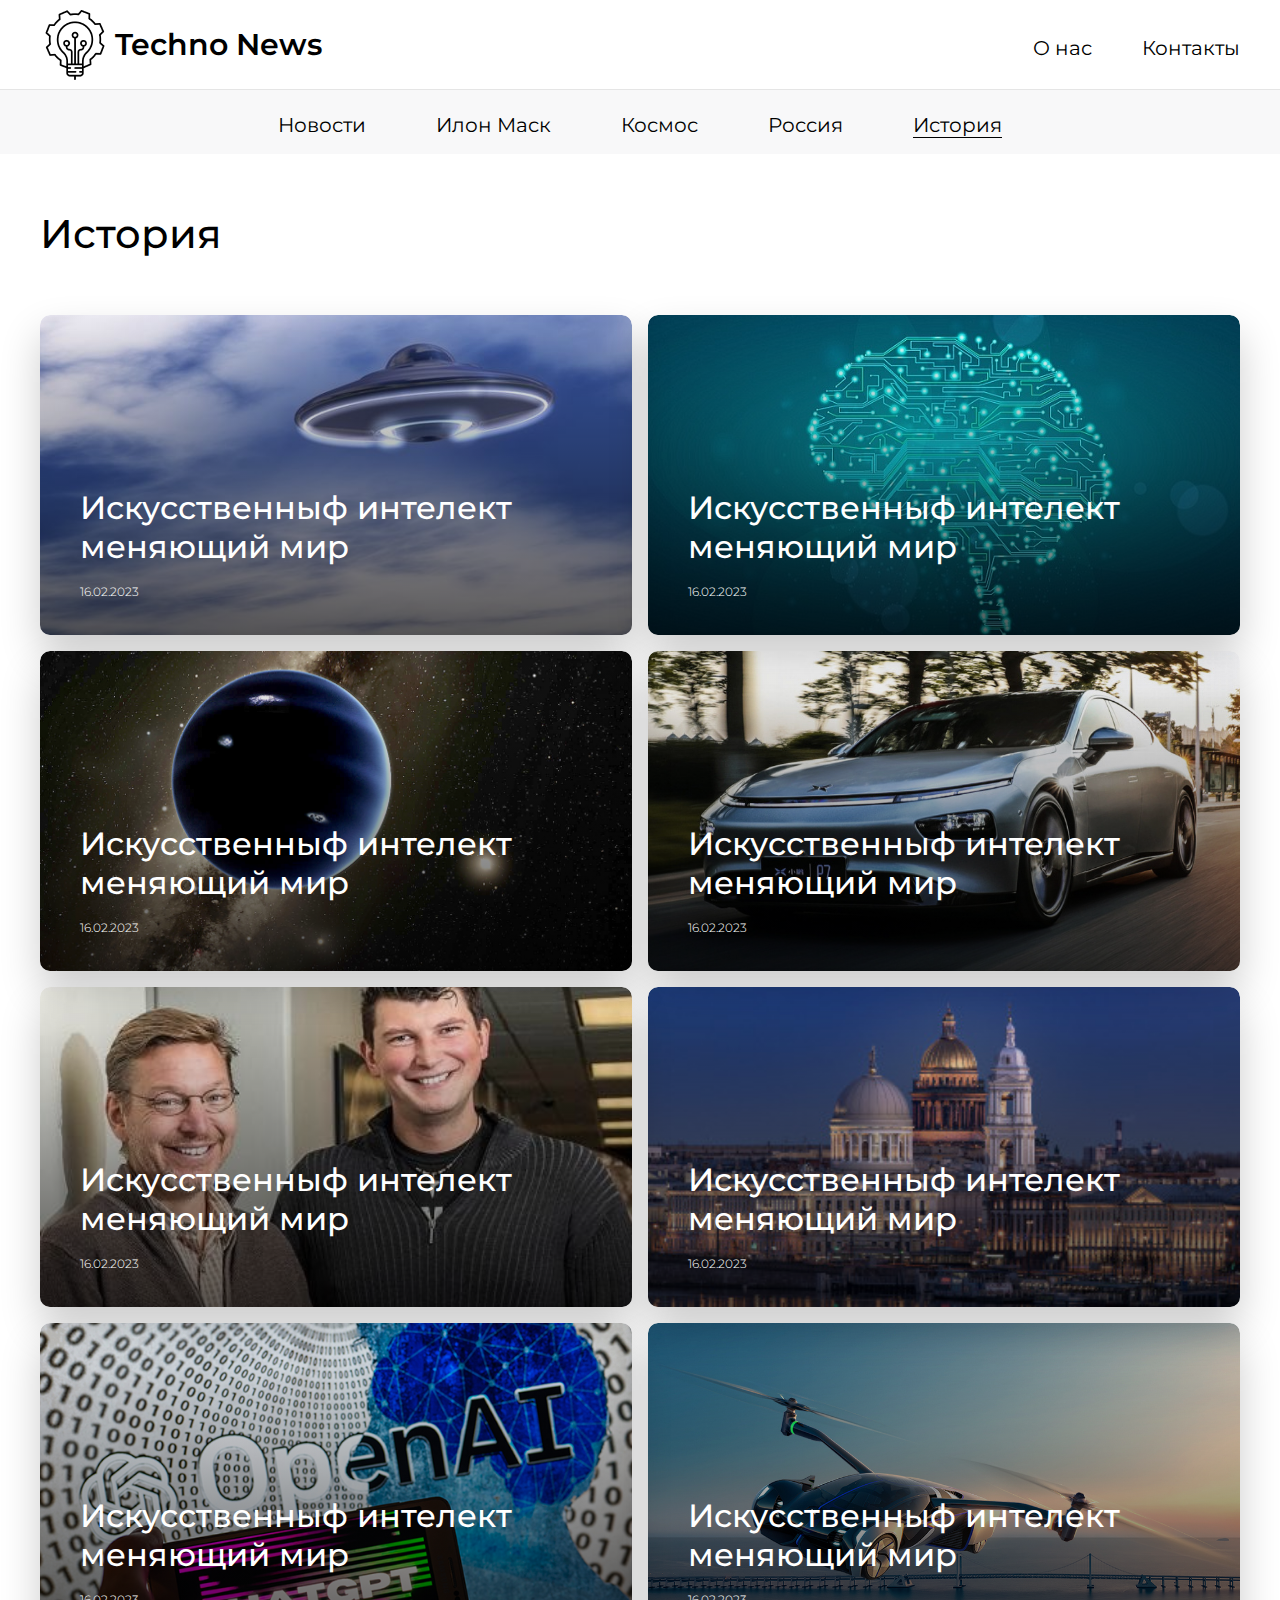
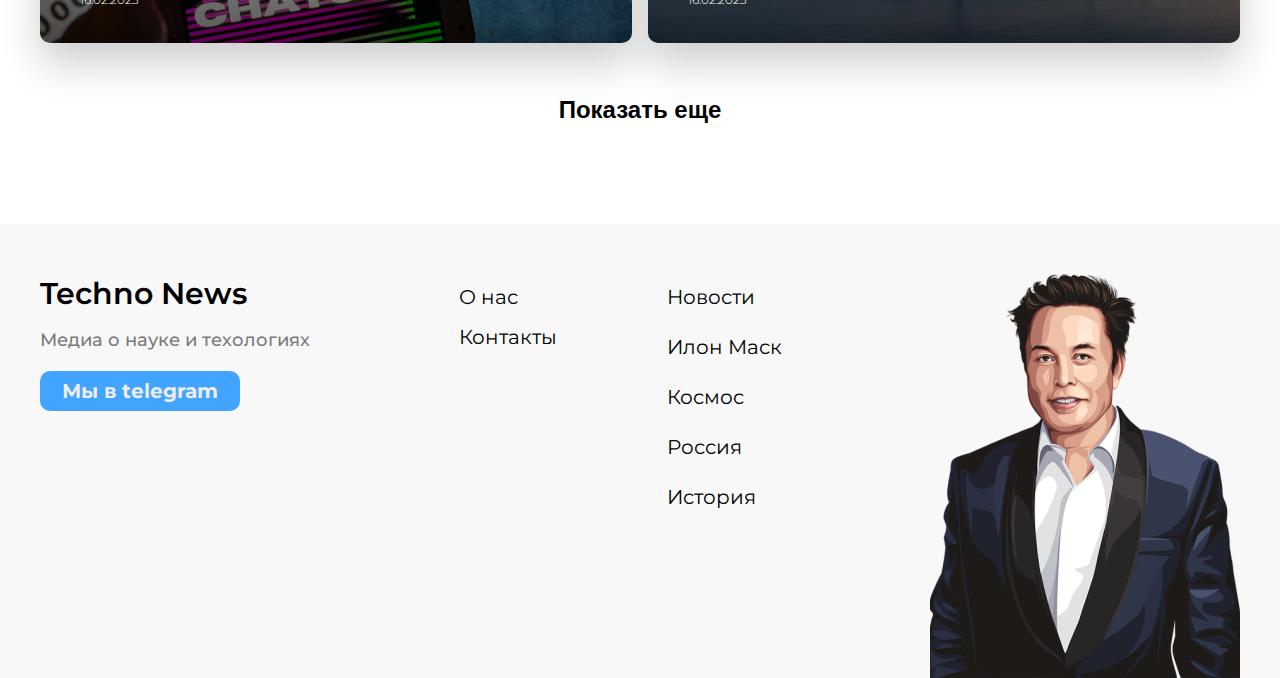
<file: history.html>
<!DOCTYPE html>
<html lang="ru">

<head>
  <meta charset="UTF-8">
  <meta http-equiv="X-UA-Compatible" content="IE=edge">
  <meta name="viewport" content="width=device-width, initial-scale=1.0">
  <title>Scince&Technology</title>
  <link rel="preconnect" href="https://fonts.googleapis.com">
  <link rel="preconnect" href="https://fonts.gstatic.com" crossorigin>
  <link href="https://fonts.googleapis.com/css2?family=Montserrat:wght@100;200;300;400;500;600;700;800;900&display=swap"
    rel="stylesheet">
  <link rel="stylesheet" href="css/slick.css">
  <link rel="stylesheet" href="css/magnific-popup.css">
  <link rel="stylesheet" href="css/style.css">
</head>

<body>
  <header class="header">
    <div class="container">
      <div class="header__inner">
        <a href="index.html" class="logo">
          <img class="logo__img" src="images/logo-img.png" alt="">
          <p class="logo__text">Techno News</p>
        </a>
        <nav class="header__menu">
          <ul class="header__menu-list">
            <li class="header__menu-item"><a href="about.html" class="header__menu-link">О нас</a></li>
            <li class="header__menu-item"><a href="contacts.html" class="header__menu-link">Контакты</a></li>
  
            <li class="header__menu-item header__menu-item--none"><a href="news.html"
                class="header__menu-link">Новости</a></li>
            <li class="header__menu-item header__menu-item--none"><a href="ilonmusk.html" class="header__menu-link">Илон
                Маск</a></li>
            <li class="header__menu-item header__menu-item--none"><a href="space.html"
                class="header__menu-link">Космос</a></li>
            <li class="header__menu-item header__menu-item--none"><a href="russia.html"
                class="header__menu-link">Россия</a></li>
            <li class="header__menu-item header__menu-item--none"><a href="history.html"
                class="header__menu-link">История</a></li>
          </ul>
        </nav>
        <button class="header__burger-btn" id="burger">
          <span></span>
          <span></span>
          <span></span>
        </button>
      </div>
    </div>
  </header>

  <div class="submenu">
    <div class="container">
      <nav class="submenu-nav">
        <ul class="submenu-list">
          <li class="submenu-item"><a href="news.html" class="submenu-link">Новости</a></li>
          <li class="submenu-item"><a href="ilonmusk.html" class="submenu-link">Илон Маск</a></li>
          <li class="submenu-item"><a href="space.html" class="submenu-link">Космос</a></li>
          <li class="submenu-item"><a href="russia.html" class="submenu-link">Россия</a></li>
          <li class="submenu-item"><a href="history.html" class="submenu-link history--link">История</a></li>
        </ul>
      </nav>
    </div>
  </div>

  <section class="articles">
    <div class="container">
      <h2 class="articles__title">История</h2>
      <div class="articles__items">
        <a class="articles__item" href="#">
          <div class="articles__item-wrapper">
            <img class="articles__item-img" src="images/пробный/last-1.jpg" alt="">
          </div>
          <div class="articles__item-content">
            <h3 class="articles__item-title">Искусственныф интелект меняющий мир</h3>
            <p class="articles__item-data">16.02.2023</p>
          </div>
        </a>
        <a class="articles__item" href="#">
          <div class="articles__item-wrapper">
            <img class="articles__item-img" src="images/пробный/last-2.jpg" alt="">
          </div>
          <div class="articles__item-content">
            <h3 class="articles__item-title">Искусственныф интелект меняющий мир</h3>
            <p class="articles__item-data">16.02.2023</p>
          </div>
        </a>
        <a class="articles__item" href="#">
          <div class="articles__item-wrapper">
            <img class="articles__item-img" src="images/пробный/last-3.jpg" alt="">
          </div>
          <div class="articles__item-content">
            <h3 class="articles__item-title">Искусственныф интелект меняющий мир</h3>
            <p class="articles__item-data">16.02.2023</p>
          </div>
        </a>
        <a class="articles__item" href="#">
          <div class="articles__item-wrapper">
            <img class="articles__item-img" src="images/пробный/last-4.jpg" alt="">
          </div>
          <div class="articles__item-content">
            <h3 class="articles__item-title">Искусственныф интелект меняющий мир</h3>
            <p class="articles__item-data">16.02.2023</p>
          </div>
        </a>
        <a class="articles__item" href="#">
          <div class="articles__item-wrapper">
            <img class="articles__item-img" src="images/пробный/last-5.jpg" alt="">
          </div>
          <div class="articles__item-content">
            <h3 class="articles__item-title">Искусственныф интелект меняющий мир</h3>
            <p class="articles__item-data">16.02.2023</p>
          </div>
        </a>
        <a class="articles__item" href="#">
          <div class="articles__item-wrapper">
            <img class="articles__item-img" src="images/пробный/last-6.jpg" alt="">
          </div>
          <div class="articles__item-content">
            <h3 class="articles__item-title">Искусственныф интелект меняющий мир</h3>
            <p class="articles__item-data">16.02.2023</p>
          </div>
        </a>
        <a class="articles__item" href="#">
          <div class="articles__item-wrapper">
            <img class="articles__item-img" src="images/пробный/last-7.jpg" alt="">
          </div>
          <div class="articles__item-content">
            <h3 class="articles__item-title">Искусственныф интелект меняющий мир</h3>
            <p class="articles__item-data">16.02.2023</p>
          </div>
        </a>
        <a class="articles__item" href="#">
          <div class="articles__item-wrapper">
            <img class="articles__item-img" src="images/пробный/last-8.jpg" alt="">
          </div>
          <div class="articles__item-content">
            <h3 class="articles__item-title">Искусственныф интелект меняющий мир</h3>
            <p class="articles__item-data">16.02.2023</p>
          </div>
        </a>
        <a class="articles__item" href="#">
          <div class="articles__item-wrapper">
            <img class="articles__item-img" src="images/пробный/last-1.jpg" alt="">
          </div>
          <div class="articles__item-content">
            <h3 class="articles__item-title">Искусственныф интелект меняющий мир</h3>
            <p class="articles__item-data">16.02.2023</p>
          </div>
        </a>
        <a class="articles__item" href="#">
          <div class="articles__item-wrapper">
            <img class="articles__item-img" src="images/пробный/last-2.jpg" alt="">
          </div>
          <div class="articles__item-content">
            <h3 class="articles__item-title">Искусственныф интелект меняющий мир</h3>
            <p class="articles__item-data">16.02.2023</p>
          </div>
        </a>
        <a class="articles__item" href="#">
          <div class="articles__item-wrapper">
            <img class="articles__item-img" src="images/пробный/last-3.jpg" alt="">
          </div>
          <div class="articles__item-content">
            <h3 class="articles__item-title">Искусственныф интелект меняющий мир</h3>
            <p class="articles__item-data">16.02.2023</p>
          </div>
        </a>
        <a class="articles__item" href="#">
          <div class="articles__item-wrapper">
            <img class="articles__item-img" src="images/пробный/last-4.jpg" alt="">
          </div>
          <div class="articles__item-content">
            <h3 class="articles__item-title">Искусственныф интелект меняющий мир</h3>
            <p class="articles__item-data">16.02.2023</p>
          </div>
        </a>
        <a class="articles__item" href="#">
          <div class="articles__item-wrapper">
            <img class="articles__item-img" src="images/пробный/last-5.jpg" alt="">
          </div>
          <div class="articles__item-content">
            <h3 class="articles__item-title">Искусственныф интелект меняющий мир</h3>
            <p class="articles__item-data">16.02.2023</p>
          </div>
        </a>
        <a class="articles__item" href="#">
          <div class="articles__item-wrapper">
            <img class="articles__item-img" src="images/пробный/last-6.jpg" alt="">
          </div>
          <div class="articles__item-content">
            <h3 class="articles__item-title">Искусственныф интелект меняющий мир</h3>
            <p class="articles__item-data">16.02.2023</p>
          </div>
        </a>
        <a class="articles__item" href="#">
          <div class="articles__item-wrapper">
            <img class="articles__item-img" src="images/пробный/last-7.jpg" alt="">
          </div>
          <div class="articles__item-content">
            <h3 class="articles__item-title">Искусственныф интелект меняющий мир</h3>
            <p class="articles__item-data">16.02.2023</p>
          </div>
        </a>
        <a class="articles__item" href="#">
          <div class="articles__item-wrapper">
            <img class="articles__item-img" src="images/пробный/last-8.jpg" alt="">
          </div>
          <div class="articles__item-content">
            <h3 class="articles__item-title">Искусственныф интелект меняющий мир</h3>
            <p class="articles__item-data">16.02.2023</p>
          </div>
        </a>
      </div>
      <div class="btn-center">
        <button class="show-more">
          Показать еще
        </button>
      </div>
    </div>
  </section>

  <footer class="footer">
    <div class="container">
      <div class="footer__inner">
        <div class="footer__main">
          <a href="index.html" class="logo footer__logo">
            <p class="logo__text footer__logo-text">Techno News</p>
          </a>
          <p class="footer__main-text">Медиа о науке и техологиях</p>
          <a href="#" class="footer__main-link">Мы в telegram</a>
        </div>
        <div class="footer__block-list">
          <ul class="footer__about">
            <li class="footer__about-item"><a href="about.html" class="footer__about-link">О нас</a></li>
            <li class="footer__about-item"><a href="contacts.html" class="footer__about-link">Контакты</a></li>
          </ul>
          <ul class="footer__list">
            <li class="footer__list-item"><a href="news.html" class="footer__list-link">Новости</a></li>
            <li class="footer__list-item"><a href="ilonmusk.html" class="footer__list-link">Илон Маск</a></li>
            <li class="footer__list-item"><a href="space.html" class="footer__list-link">Космос</a></li>
            <li class="footer__list-item"><a href="russia.html" class="footer__list-link">Россия</a></li>
            <li class="footer__list-item"><a href="history.html" class="footer__list-link">История</a></li>
          </ul>
        </div>
        <img src="images/footer-img.png" alt="" class="footer__img">
      </div>
    </div>
  </footer>

  <script src="https://ajax.googleapis.com/ajax/libs/jquery/3.4.1/jquery.min.js"></script>
  <script src="js/slick.min.js"></script>
  <script src="js/jquery.magnific-popup.min.js"></script>
  <script src="js/main.js"></script>
</body>

</html>
</file>
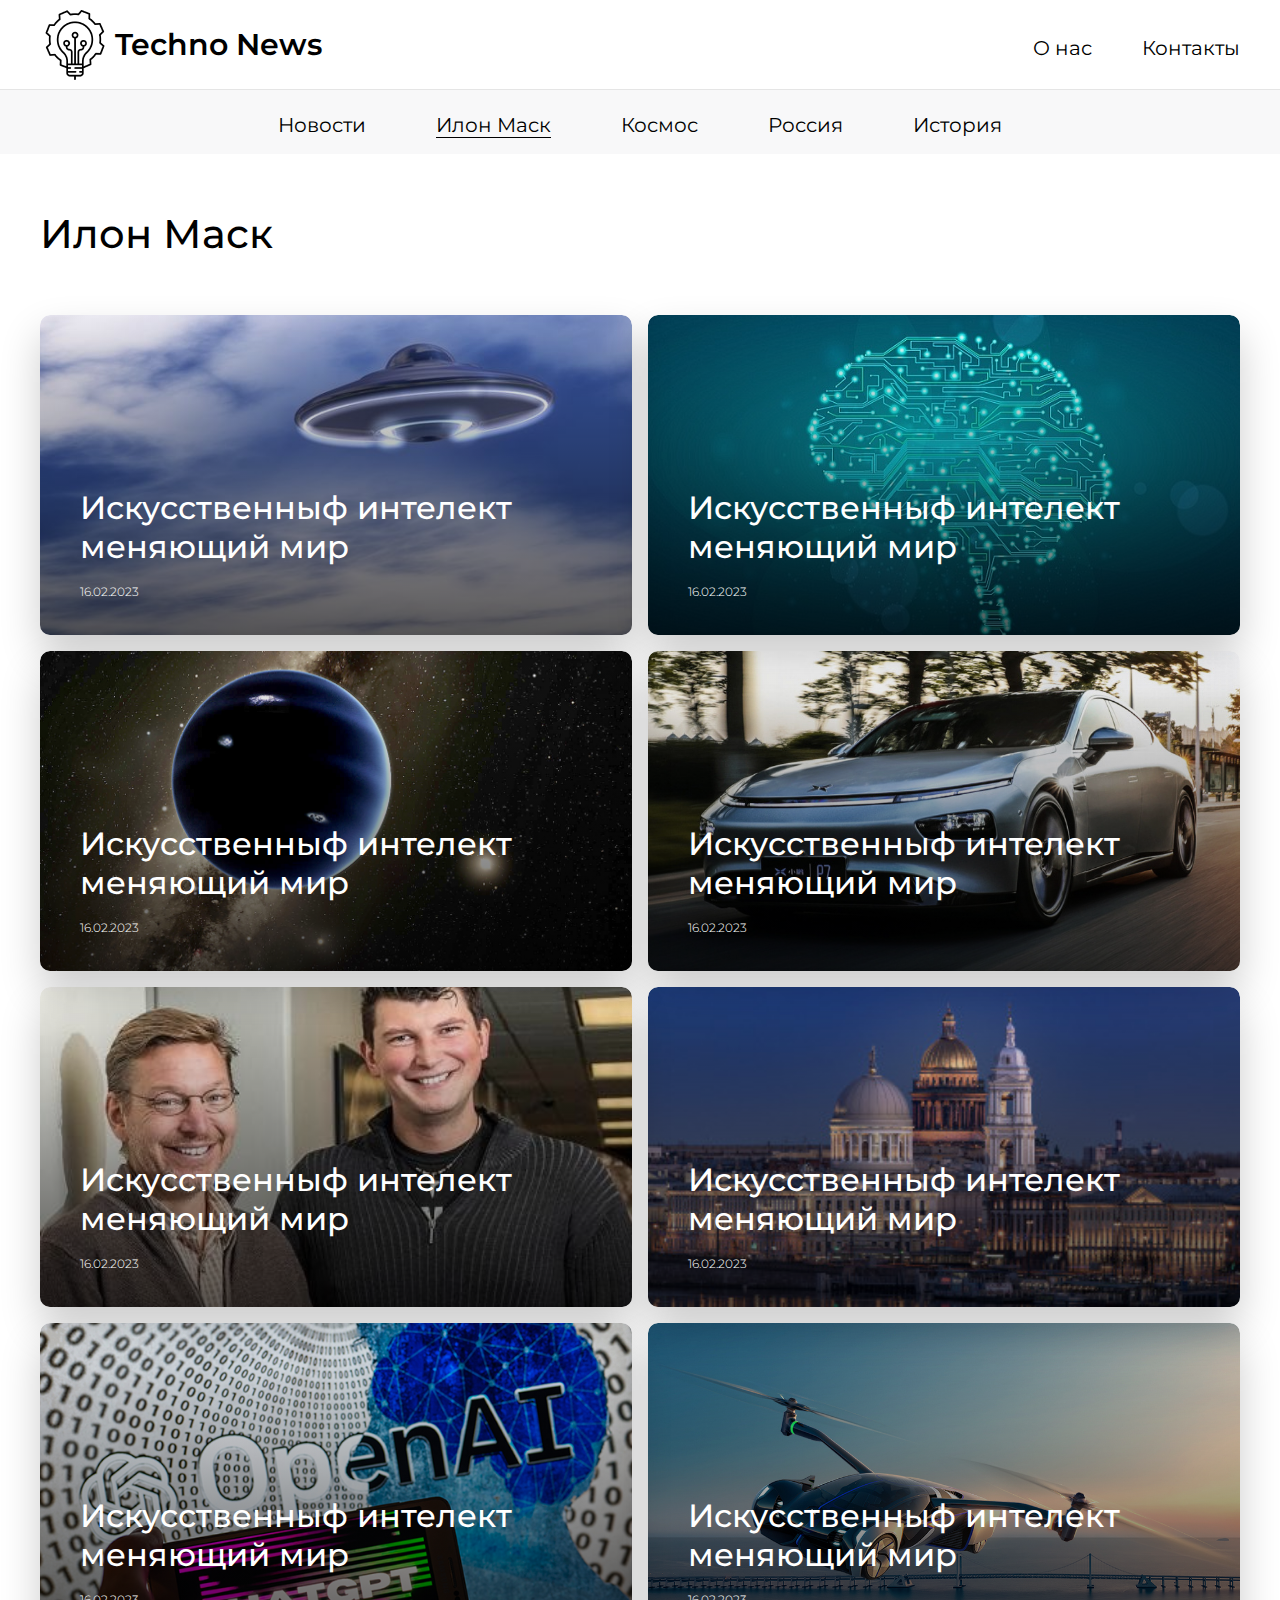
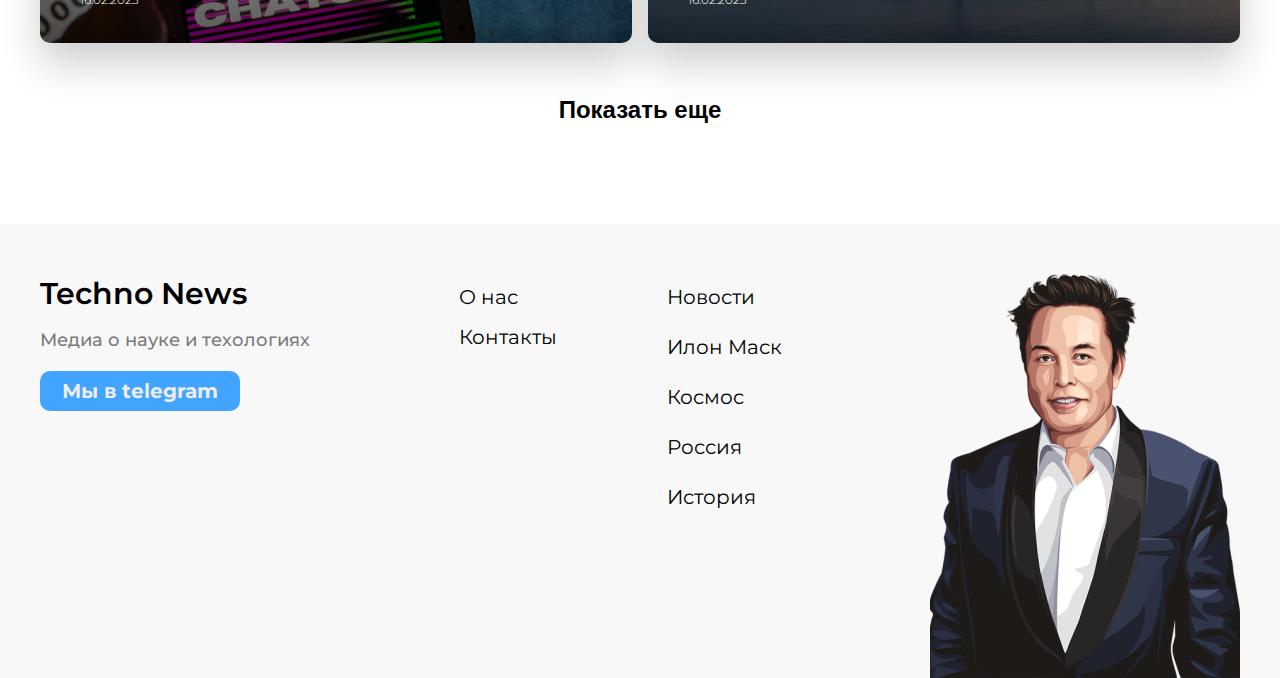
<file: ilonmusk.html>
<!DOCTYPE html>
<html lang="ru">

<head>
  <meta charset="UTF-8">
  <meta http-equiv="X-UA-Compatible" content="IE=edge">
  <meta name="viewport" content="width=device-width, initial-scale=1.0">
  <title>Scince&Technology</title>
  <link rel="preconnect" href="https://fonts.googleapis.com">
  <link rel="preconnect" href="https://fonts.gstatic.com" crossorigin>
  <link href="https://fonts.googleapis.com/css2?family=Montserrat:wght@100;200;300;400;500;600;700;800;900&display=swap"
    rel="stylesheet">
  <link rel="stylesheet" href="css/slick.css">
  <link rel="stylesheet" href="css/magnific-popup.css">
  <link rel="stylesheet" href="css/style.css">
</head>

<body>
  <header class="header">
    <div class="container">
      <div class="header__inner">
        <a href="index.html" class="logo">
          <img class="logo__img" src="images/logo-img.png" alt="">
          <p class="logo__text">Techno News</p>
        </a>
        <nav class="header__menu">
          <ul class="header__menu-list">
            <li class="header__menu-item"><a href="about.html" class="header__menu-link">О нас</a></li>
            <li class="header__menu-item"><a href="contacts.html" class="header__menu-link">Контакты</a></li>
  
            <li class="header__menu-item header__menu-item--none"><a href="news.html"
                class="header__menu-link">Новости</a></li>
            <li class="header__menu-item header__menu-item--none"><a href="ilonmusk.html" class="header__menu-link">Илон
                Маск</a></li>
            <li class="header__menu-item header__menu-item--none"><a href="space.html"
                class="header__menu-link">Космос</a></li>
            <li class="header__menu-item header__menu-item--none"><a href="russia.html"
                class="header__menu-link">Россия</a></li>
            <li class="header__menu-item header__menu-item--none"><a href="history.html"
                class="header__menu-link">История</a></li>
          </ul>
        </nav>
        <button class="header__burger-btn" id="burger">
          <span></span>
          <span></span>
          <span></span>
        </button>
      </div>
    </div>
  </header>

  <div class="submenu">
    <div class="container">
      <nav class="submenu-nav">
        <ul class="submenu-list">
          <li class="submenu-item"><a href="news.html" class="submenu-link">Новости</a></li>
          <li class="submenu-item"><a href="ilonmusk.html" class="submenu-link ilon--link">Илон Маск</a></li>
          <li class="submenu-item"><a href="space.html" class="submenu-link">Космос</a></li>
          <li class="submenu-item"><a href="russia.html" class="submenu-link">Россия</a></li>
          <li class="submenu-item"><a href="history.html" class="submenu-link">История</a></li>
        </ul>
      </nav>
    </div>
  </div>

  <section class="articles">
    <div class="container">
      <h2 class="articles__title">Илон Маск</h2>
      <div class="articles__items">
        <a class="articles__item" href="#">
          <div class="articles__item-wrapper">
            <img class="articles__item-img" src="images/пробный/last-1.jpg" alt="">
          </div>
          <div class="articles__item-content">
            <h3 class="articles__item-title">Искусственныф интелект меняющий мир</h3>
            <p class="articles__item-data">16.02.2023</p>
          </div>
        </a>
        <a class="articles__item" href="#">
          <div class="articles__item-wrapper">
            <img class="articles__item-img" src="images/пробный/last-2.jpg" alt="">
          </div>
          <div class="articles__item-content">
            <h3 class="articles__item-title">Искусственныф интелект меняющий мир</h3>
            <p class="articles__item-data">16.02.2023</p>
          </div>
        </a>
        <a class="articles__item" href="#">
          <div class="articles__item-wrapper">
            <img class="articles__item-img" src="images/пробный/last-3.jpg" alt="">
          </div>
          <div class="articles__item-content">
            <h3 class="articles__item-title">Искусственныф интелект меняющий мир</h3>
            <p class="articles__item-data">16.02.2023</p>
          </div>
        </a>
        <a class="articles__item" href="#">
          <div class="articles__item-wrapper">
            <img class="articles__item-img" src="images/пробный/last-4.jpg" alt="">
          </div>
          <div class="articles__item-content">
            <h3 class="articles__item-title">Искусственныф интелект меняющий мир</h3>
            <p class="articles__item-data">16.02.2023</p>
          </div>
        </a>
        <a class="articles__item" href="#">
          <div class="articles__item-wrapper">
            <img class="articles__item-img" src="images/пробный/last-5.jpg" alt="">
          </div>
          <div class="articles__item-content">
            <h3 class="articles__item-title">Искусственныф интелект меняющий мир</h3>
            <p class="articles__item-data">16.02.2023</p>
          </div>
        </a>
        <a class="articles__item" href="#">
          <div class="articles__item-wrapper">
            <img class="articles__item-img" src="images/пробный/last-6.jpg" alt="">
          </div>
          <div class="articles__item-content">
            <h3 class="articles__item-title">Искусственныф интелект меняющий мир</h3>
            <p class="articles__item-data">16.02.2023</p>
          </div>
        </a>
        <a class="articles__item" href="#">
          <div class="articles__item-wrapper">
            <img class="articles__item-img" src="images/пробный/last-7.jpg" alt="">
          </div>
          <div class="articles__item-content">
            <h3 class="articles__item-title">Искусственныф интелект меняющий мир</h3>
            <p class="articles__item-data">16.02.2023</p>
          </div>
        </a>
        <a class="articles__item" href="#">
          <div class="articles__item-wrapper">
            <img class="articles__item-img" src="images/пробный/last-8.jpg" alt="">
          </div>
          <div class="articles__item-content">
            <h3 class="articles__item-title">Искусственныф интелект меняющий мир</h3>
            <p class="articles__item-data">16.02.2023</p>
          </div>
        </a>
        <a class="articles__item" href="#">
          <div class="articles__item-wrapper">
            <img class="articles__item-img" src="images/пробный/last-1.jpg" alt="">
          </div>
          <div class="articles__item-content">
            <h3 class="articles__item-title">Искусственныф интелект меняющий мир</h3>
            <p class="articles__item-data">16.02.2023</p>
          </div>
        </a>
        <a class="articles__item" href="#">
          <div class="articles__item-wrapper">
            <img class="articles__item-img" src="images/пробный/last-2.jpg" alt="">
          </div>
          <div class="articles__item-content">
            <h3 class="articles__item-title">Искусственныф интелект меняющий мир</h3>
            <p class="articles__item-data">16.02.2023</p>
          </div>
        </a>
        <a class="articles__item" href="#">
          <div class="articles__item-wrapper">
            <img class="articles__item-img" src="images/пробный/last-3.jpg" alt="">
          </div>
          <div class="articles__item-content">
            <h3 class="articles__item-title">Искусственныф интелект меняющий мир</h3>
            <p class="articles__item-data">16.02.2023</p>
          </div>
        </a>
        <a class="articles__item" href="#">
          <div class="articles__item-wrapper">
            <img class="articles__item-img" src="images/пробный/last-4.jpg" alt="">
          </div>
          <div class="articles__item-content">
            <h3 class="articles__item-title">Искусственныф интелект меняющий мир</h3>
            <p class="articles__item-data">16.02.2023</p>
          </div>
        </a>
        <a class="articles__item" href="#">
          <div class="articles__item-wrapper">
            <img class="articles__item-img" src="images/пробный/last-5.jpg" alt="">
          </div>
          <div class="articles__item-content">
            <h3 class="articles__item-title">Искусственныф интелект меняющий мир</h3>
            <p class="articles__item-data">16.02.2023</p>
          </div>
        </a>
        <a class="articles__item" href="#">
          <div class="articles__item-wrapper">
            <img class="articles__item-img" src="images/пробный/last-6.jpg" alt="">
          </div>
          <div class="articles__item-content">
            <h3 class="articles__item-title">Искусственныф интелект меняющий мир</h3>
            <p class="articles__item-data">16.02.2023</p>
          </div>
        </a>
        <a class="articles__item" href="#">
          <div class="articles__item-wrapper">
            <img class="articles__item-img" src="images/пробный/last-7.jpg" alt="">
          </div>
          <div class="articles__item-content">
            <h3 class="articles__item-title">Искусственныф интелект меняющий мир</h3>
            <p class="articles__item-data">16.02.2023</p>
          </div>
        </a>
        <a class="articles__item" href="#">
          <div class="articles__item-wrapper">
            <img class="articles__item-img" src="images/пробный/last-8.jpg" alt="">
          </div>
          <div class="articles__item-content">
            <h3 class="articles__item-title">Искусственныф интелект меняющий мир</h3>
            <p class="articles__item-data">16.02.2023</p>
          </div>
        </a>
      </div>
      <div class="btn-center">
        <button class="show-more">
          Показать еще
        </button>
      </div>
    </div>
  </section>

  <footer class="footer">
    <div class="container">
      <div class="footer__inner">
        <div class="footer__main">
          <a href="index.html" class="logo footer__logo">
            <p class="logo__text footer__logo-text">Techno News</p>
          </a>
          <p class="footer__main-text">Медиа о науке и техологиях</p>
          <a href="#" class="footer__main-link">Мы в telegram</a>
        </div>
        <div class="footer__block-list">
          <ul class="footer__about">
            <li class="footer__about-item"><a href="about.html" class="footer__about-link">О нас</a></li>
            <li class="footer__about-item"><a href="contacts.html" class="footer__about-link">Контакты</a></li>
          </ul>
          <ul class="footer__list">
            <li class="footer__list-item"><a href="news.html" class="footer__list-link">Новости</a></li>
            <li class="footer__list-item"><a href="ilonmusk.html" class="footer__list-link">Илон Маск</a></li>
            <li class="footer__list-item"><a href="space.html" class="footer__list-link">Космос</a></li>
            <li class="footer__list-item"><a href="russia.html" class="footer__list-link">Россия</a></li>
            <li class="footer__list-item"><a href="history.html" class="footer__list-link">История</a></li>
          </ul>
        </div>
        <img src="images/footer-img.png" alt="" class="footer__img">
      </div>
    </div>
  </footer>

  <script src="https://ajax.googleapis.com/ajax/libs/jquery/3.4.1/jquery.min.js"></script>
  <script src="js/slick.min.js"></script>
  <script src="js/jquery.magnific-popup.min.js"></script>
  <script src="js/main.js"></script>
</body>

</html>
</file>
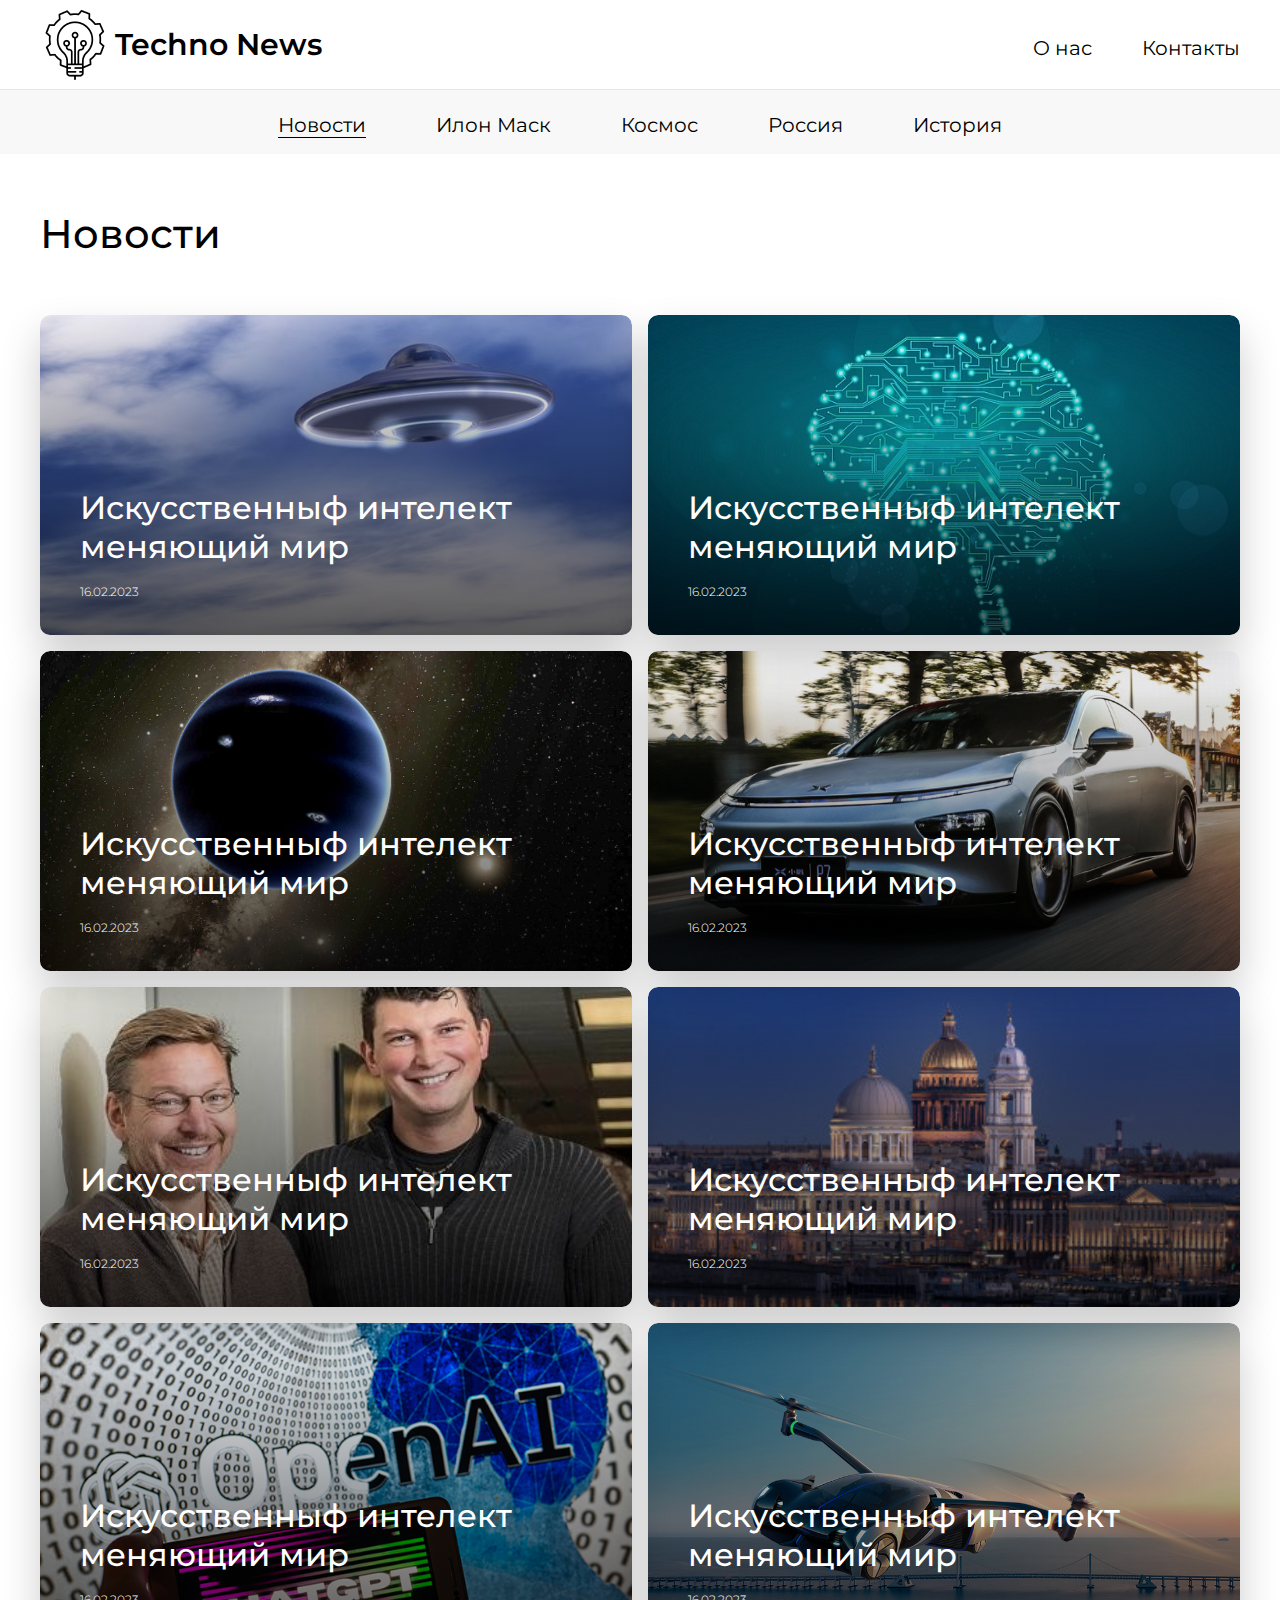
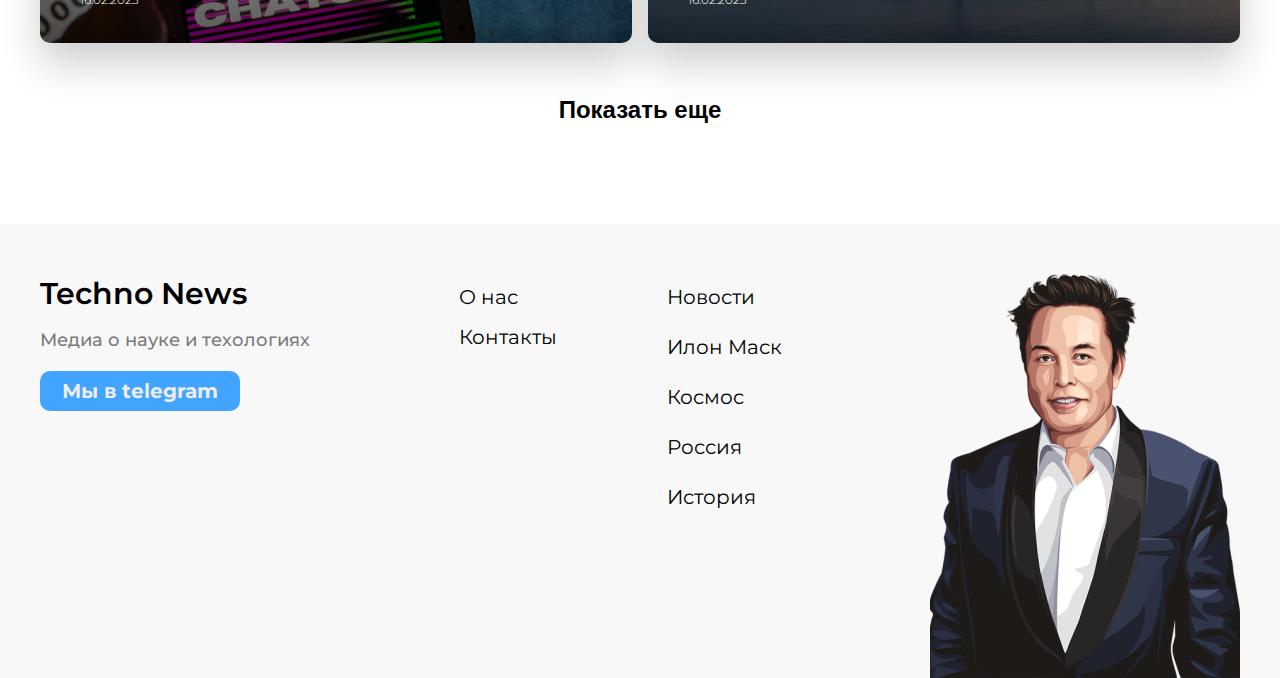
<file: news.html>
<!DOCTYPE html>
<html lang="ru">

<head>
  <meta charset="UTF-8">
  <meta http-equiv="X-UA-Compatible" content="IE=edge">
  <meta name="viewport" content="width=device-width, initial-scale=1.0">
  <title>Scince&Technology</title>
  <link rel="preconnect" href="https://fonts.googleapis.com">
  <link rel="preconnect" href="https://fonts.gstatic.com" crossorigin>
  <link href="https://fonts.googleapis.com/css2?family=Montserrat:wght@100;200;300;400;500;600;700;800;900&display=swap"
    rel="stylesheet">
  <link rel="stylesheet" href="css/slick.css">
  <link rel="stylesheet" href="css/magnific-popup.css">
  <link rel="stylesheet" href="css/style.css">
</head>

<body>
  <header class="header">
    <div class="container">
      <div class="header__inner">
        <a href="index.html" class="logo">
          <img class="logo__img" src="images/logo-img.png" alt="">
          <p class="logo__text">Techno News</p>
        </a>
        <nav class="header__menu">
          <ul class="header__menu-list">
            <li class="header__menu-item"><a href="about.html" class="header__menu-link">О нас</a></li>
            <li class="header__menu-item"><a href="contacts.html" class="header__menu-link">Контакты</a></li>
  
            <li class="header__menu-item header__menu-item--none"><a href="news.html"
                class="header__menu-link">Новости</a></li>
            <li class="header__menu-item header__menu-item--none"><a href="ilonmusk.html" class="header__menu-link">Илон
                Маск</a></li>
            <li class="header__menu-item header__menu-item--none"><a href="space.html"
                class="header__menu-link">Космос</a></li>
            <li class="header__menu-item header__menu-item--none"><a href="russia.html"
                class="header__menu-link">Россия</a></li>
            <li class="header__menu-item header__menu-item--none"><a href="history.html"
                class="header__menu-link">История</a></li>
          </ul>
        </nav>
        <button class="header__burger-btn" id="burger">
          <span></span>
          <span></span>
          <span></span>
        </button>
      </div>
    </div>
  </header>

  <div class="submenu">
    <div class="container">
      <nav class="submenu-nav">
        <ul class="submenu-list">
          <li class="submenu-item"><a href="news.html" class="submenu-link news--link">Новости</a></li>
          <li class="submenu-item"><a href="ilonmusk.html" class="submenu-link">Илон Маск</a></li>
          <li class="submenu-item"><a href="space.html" class="submenu-link">Космос</a></li>
          <li class="submenu-item"><a href="russia.html" class="submenu-link">Россия</a></li>
          <li class="submenu-item"><a href="history.html" class="submenu-link">История</a></li>
        </ul>
      </nav>
    </div>
  </div>

  <section class="articles">
    <div class="container">
      <h2 class="articles__title">Новости</h2>
      <div class="articles__items">
        <a class="articles__item" href="#">
          <div class="articles__item-wrapper">
            <img class="articles__item-img" src="images/пробный/last-1.jpg" alt="">
          </div>
          <div class="articles__item-content">
            <h3 class="articles__item-title">Искусственныф интелект меняющий мир</h3>
            <p class="articles__item-data">16.02.2023</p>
          </div>
        </a>
        <a class="articles__item" href="#">
          <div class="articles__item-wrapper">
            <img class="articles__item-img" src="images/пробный/last-2.jpg" alt="">
          </div>
          <div class="articles__item-content">
            <h3 class="articles__item-title">Искусственныф интелект меняющий мир</h3>
            <p class="articles__item-data">16.02.2023</p>
          </div>
        </a>
        <a class="articles__item" href="#">
          <div class="articles__item-wrapper">
            <img class="articles__item-img" src="images/пробный/last-3.jpg" alt="">
          </div>
          <div class="articles__item-content">
            <h3 class="articles__item-title">Искусственныф интелект меняющий мир</h3>
            <p class="articles__item-data">16.02.2023</p>
          </div>
        </a>
        <a class="articles__item" href="#">
          <div class="articles__item-wrapper">
            <img class="articles__item-img" src="images/пробный/last-4.jpg" alt="">
          </div>
          <div class="articles__item-content">
            <h3 class="articles__item-title">Искусственныф интелект меняющий мир</h3>
            <p class="articles__item-data">16.02.2023</p>
          </div>
        </a>
        <a class="articles__item" href="#">
          <div class="articles__item-wrapper">
            <img class="articles__item-img" src="images/пробный/last-5.jpg" alt="">
          </div>
          <div class="articles__item-content">
            <h3 class="articles__item-title">Искусственныф интелект меняющий мир</h3>
            <p class="articles__item-data">16.02.2023</p>
          </div>
        </a>
        <a class="articles__item" href="#">
          <div class="articles__item-wrapper">
            <img class="articles__item-img" src="images/пробный/last-6.jpg" alt="">
          </div>
          <div class="articles__item-content">
            <h3 class="articles__item-title">Искусственныф интелект меняющий мир</h3>
            <p class="articles__item-data">16.02.2023</p>
          </div>
        </a>
        <a class="articles__item" href="#">
          <div class="articles__item-wrapper">
            <img class="articles__item-img" src="images/пробный/last-7.jpg" alt="">
          </div>
          <div class="articles__item-content">
            <h3 class="articles__item-title">Искусственныф интелект меняющий мир</h3>
            <p class="articles__item-data">16.02.2023</p>
          </div>
        </a>
        <a class="articles__item" href="#">
          <div class="articles__item-wrapper">
            <img class="articles__item-img" src="images/пробный/last-8.jpg" alt="">
          </div>
          <div class="articles__item-content">
            <h3 class="articles__item-title">Искусственныф интелект меняющий мир</h3>
            <p class="articles__item-data">16.02.2023</p>
          </div>
        </a>
        <a class="articles__item" href="#">
          <div class="articles__item-wrapper">
            <img class="articles__item-img" src="images/пробный/last-1.jpg" alt="">
          </div>
          <div class="articles__item-content">
            <h3 class="articles__item-title">Искусственныф интелект меняющий мир</h3>
            <p class="articles__item-data">16.02.2023</p>
          </div>
        </a>
        <a class="articles__item" href="#">
          <div class="articles__item-wrapper">
            <img class="articles__item-img" src="images/пробный/last-2.jpg" alt="">
          </div>
          <div class="articles__item-content">
            <h3 class="articles__item-title">Искусственныф интелект меняющий мир</h3>
            <p class="articles__item-data">16.02.2023</p>
          </div>
        </a>
        <a class="articles__item" href="#">
          <div class="articles__item-wrapper">
            <img class="articles__item-img" src="images/пробный/last-3.jpg" alt="">
          </div>
          <div class="articles__item-content">
            <h3 class="articles__item-title">Искусственныф интелект меняющий мир</h3>
            <p class="articles__item-data">16.02.2023</p>
          </div>
        </a>
        <a class="articles__item" href="#">
          <div class="articles__item-wrapper">
            <img class="articles__item-img" src="images/пробный/last-4.jpg" alt="">
          </div>
          <div class="articles__item-content">
            <h3 class="articles__item-title">Искусственныф интелект меняющий мир</h3>
            <p class="articles__item-data">16.02.2023</p>
          </div>
        </a>
        <a class="articles__item" href="#">
          <div class="articles__item-wrapper">
            <img class="articles__item-img" src="images/пробный/last-5.jpg" alt="">
          </div>
          <div class="articles__item-content">
            <h3 class="articles__item-title">Искусственныф интелект меняющий мир</h3>
            <p class="articles__item-data">16.02.2023</p>
          </div>
        </a>
        <a class="articles__item" href="#">
          <div class="articles__item-wrapper">
            <img class="articles__item-img" src="images/пробный/last-6.jpg" alt="">
          </div>
          <div class="articles__item-content">
            <h3 class="articles__item-title">Искусственныф интелект меняющий мир</h3>
            <p class="articles__item-data">16.02.2023</p>
          </div>
        </a>
        <a class="articles__item" href="#">
          <div class="articles__item-wrapper">
            <img class="articles__item-img" src="images/пробный/last-7.jpg" alt="">
          </div>
          <div class="articles__item-content">
            <h3 class="articles__item-title">Искусственныф интелект меняющий мир</h3>
            <p class="articles__item-data">16.02.2023</p>
          </div>
        </a>
        <a class="articles__item" href="#">
          <div class="articles__item-wrapper">
            <img class="articles__item-img" src="images/пробный/last-8.jpg" alt="">
          </div>
          <div class="articles__item-content">
            <h3 class="articles__item-title">Искусственныф интелект меняющий мир</h3>
            <p class="articles__item-data">16.02.2023</p>
          </div>
        </a>
      </div>
      <div class="btn-center">
        <button class="show-more">
          Показать еще
        </button>
      </div>
    </div>
  </section>

  <footer class="footer">
    <div class="container">
      <div class="footer__inner">
        <div class="footer__main">
          <a href="index.html" class="logo footer__logo">
            <p class="logo__text footer__logo-text">Techno News</p>
          </a>
          <p class="footer__main-text">Медиа о науке и техологиях</p>
          <a href="#" class="footer__main-link">Мы в telegram</a>
        </div>
        <div class="footer__block-list">
          <ul class="footer__about">
            <li class="footer__about-item"><a href="about.html" class="footer__about-link">О нас</a></li>
            <li class="footer__about-item"><a href="contacts.html" class="footer__about-link">Контакты</a></li>
          </ul>
          <ul class="footer__list">
            <li class="footer__list-item"><a href="news.html" class="footer__list-link">Новости</a></li>
            <li class="footer__list-item"><a href="ilonmusk.html" class="footer__list-link">Илон Маск</a></li>
            <li class="footer__list-item"><a href="space.html" class="footer__list-link">Космос</a></li>
            <li class="footer__list-item"><a href="russia.html" class="footer__list-link">Россия</a></li>
            <li class="footer__list-item"><a href="history.html" class="footer__list-link">История</a></li>
          </ul>
        </div>
        <img src="images/footer-img.png" alt="" class="footer__img">
      </div>
    </div>
  </footer>

  <script src="https://ajax.googleapis.com/ajax/libs/jquery/3.4.1/jquery.min.js"></script>
  <script src="js/slick.min.js"></script>
  <script src="js/jquery.magnific-popup.min.js"></script>
  <script src="js/main.js"></script>
</body>

</html>
</file>
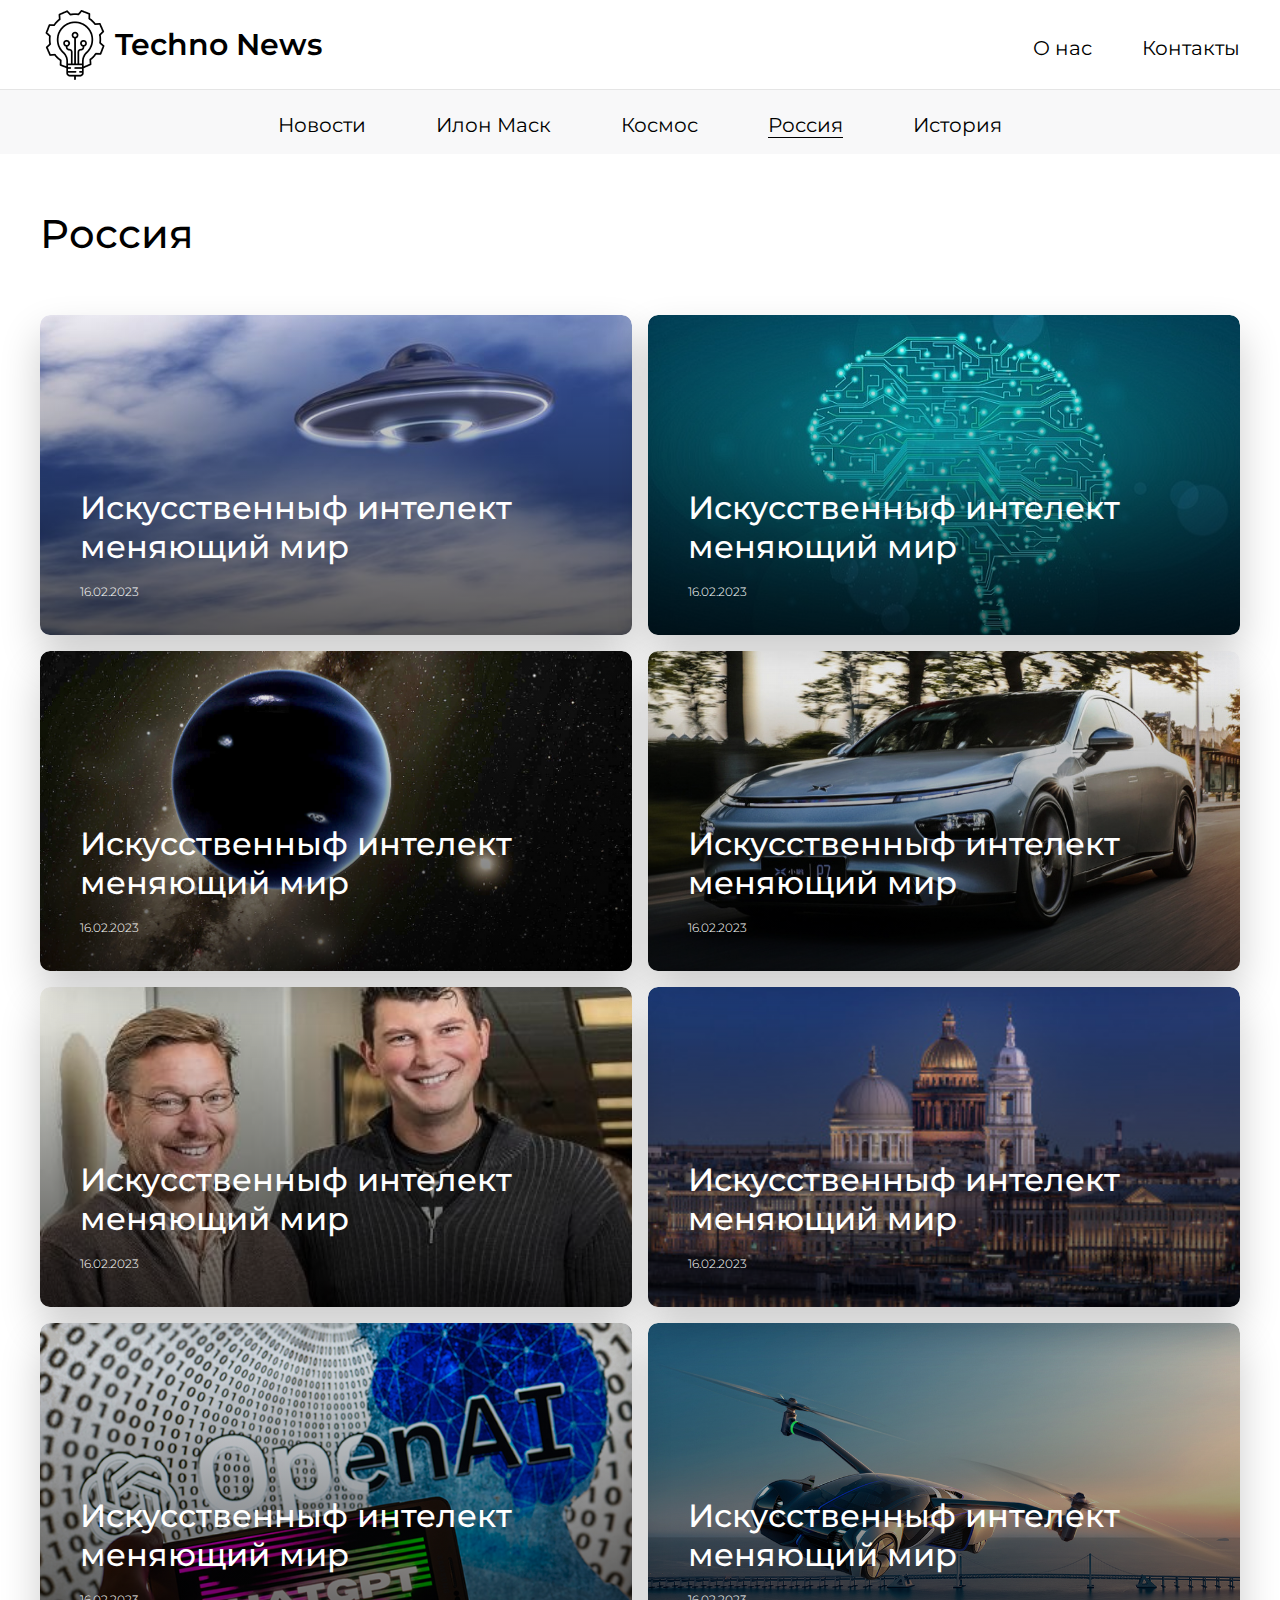
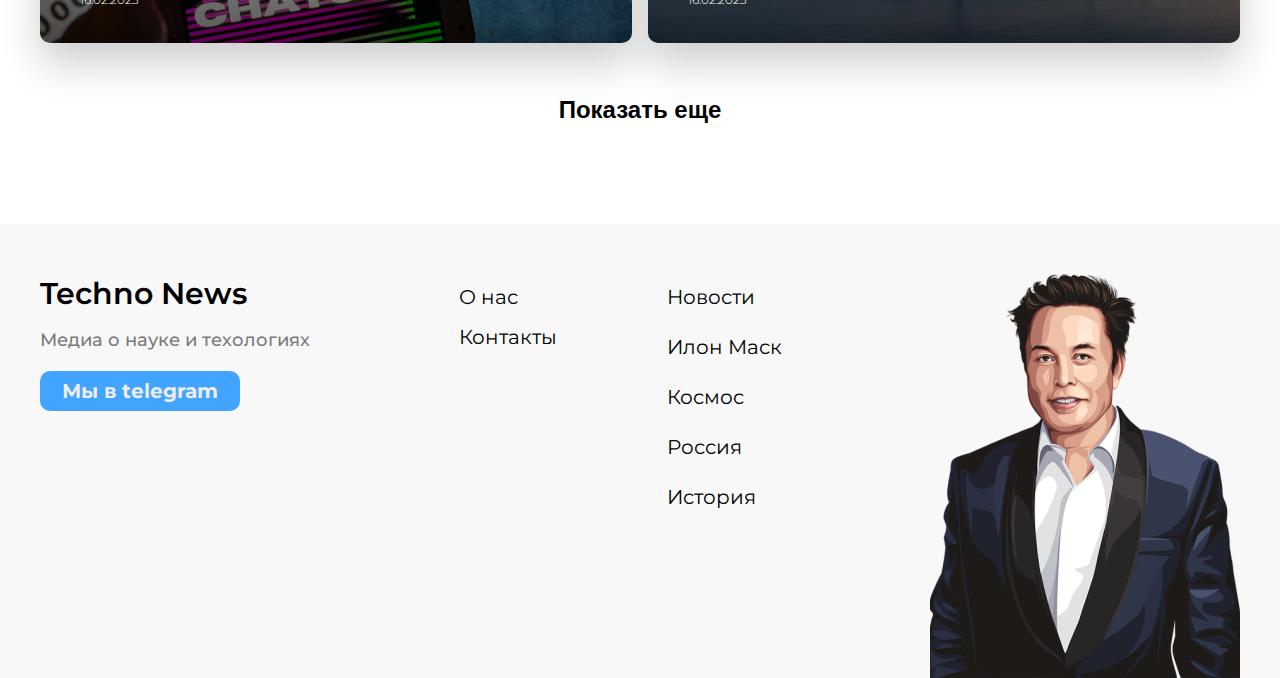
<file: russia.html>
<!DOCTYPE html>
<html lang="ru">

<head>
  <meta charset="UTF-8">
  <meta http-equiv="X-UA-Compatible" content="IE=edge">
  <meta name="viewport" content="width=device-width, initial-scale=1.0">
  <title>Scince&Technology</title>
  <link rel="preconnect" href="https://fonts.googleapis.com">
  <link rel="preconnect" href="https://fonts.gstatic.com" crossorigin>
  <link href="https://fonts.googleapis.com/css2?family=Montserrat:wght@100;200;300;400;500;600;700;800;900&display=swap"
    rel="stylesheet">
  <link rel="stylesheet" href="css/slick.css">
  <link rel="stylesheet" href="css/magnific-popup.css">
  <link rel="stylesheet" href="css/style.css">
</head>

<body>
  <header class="header">
    <div class="container">
      <div class="header__inner">
        <a href="index.html" class="logo">
          <img class="logo__img" src="images/logo-img.png" alt="">
          <p class="logo__text">Techno News</p>
        </a>
        <nav class="header__menu">
          <ul class="header__menu-list">
            <li class="header__menu-item"><a href="about.html" class="header__menu-link">О нас</a></li>
            <li class="header__menu-item"><a href="contacts.html" class="header__menu-link">Контакты</a></li>
  
            <li class="header__menu-item header__menu-item--none"><a href="news.html"
                class="header__menu-link">Новости</a></li>
            <li class="header__menu-item header__menu-item--none"><a href="ilonmusk.html" class="header__menu-link">Илон
                Маск</a></li>
            <li class="header__menu-item header__menu-item--none"><a href="space.html"
                class="header__menu-link">Космос</a></li>
            <li class="header__menu-item header__menu-item--none"><a href="russia.html"
                class="header__menu-link">Россия</a></li>
            <li class="header__menu-item header__menu-item--none"><a href="history.html"
                class="header__menu-link">История</a></li>
          </ul>
        </nav>
        <button class="header__burger-btn" id="burger">
          <span></span>
          <span></span>
          <span></span>
        </button>
      </div>
    </div>
  </header>

  <div class="submenu">
    <div class="container">
      <nav class="submenu-nav">
        <ul class="submenu-list">
          <li class="submenu-item"><a href="news.html" class="submenu-link">Новости</a></li>
          <li class="submenu-item"><a href="ilonmusk.html" class="submenu-link">Илон Маск</a></li>
          <li class="submenu-item"><a href="space.html" class="submenu-link">Космос</a></li>
          <li class="submenu-item"><a href="russia.html" class="submenu-link russia--link">Россия</a></li>
          <li class="submenu-item"><a href="history.html" class="submenu-link">История</a></li>
        </ul>
      </nav>
    </div>
  </div>

  <section class="articles">
    <div class="container">
      <h2 class="articles__title">Россия</h2>
      <div class="articles__items">
        <a class="articles__item" href="#">
          <div class="articles__item-wrapper">
            <img class="articles__item-img" src="images/пробный/last-1.jpg" alt="">
          </div>
          <div class="articles__item-content">
            <h3 class="articles__item-title">Искусственныф интелект меняющий мир</h3>
            <p class="articles__item-data">16.02.2023</p>
          </div>
        </a>
        <a class="articles__item" href="#">
          <div class="articles__item-wrapper">
            <img class="articles__item-img" src="images/пробный/last-2.jpg" alt="">
          </div>
          <div class="articles__item-content">
            <h3 class="articles__item-title">Искусственныф интелект меняющий мир</h3>
            <p class="articles__item-data">16.02.2023</p>
          </div>
        </a>
        <a class="articles__item" href="#">
          <div class="articles__item-wrapper">
            <img class="articles__item-img" src="images/пробный/last-3.jpg" alt="">
          </div>
          <div class="articles__item-content">
            <h3 class="articles__item-title">Искусственныф интелект меняющий мир</h3>
            <p class="articles__item-data">16.02.2023</p>
          </div>
        </a>
        <a class="articles__item" href="#">
          <div class="articles__item-wrapper">
            <img class="articles__item-img" src="images/пробный/last-4.jpg" alt="">
          </div>
          <div class="articles__item-content">
            <h3 class="articles__item-title">Искусственныф интелект меняющий мир</h3>
            <p class="articles__item-data">16.02.2023</p>
          </div>
        </a>
        <a class="articles__item" href="#">
          <div class="articles__item-wrapper">
            <img class="articles__item-img" src="images/пробный/last-5.jpg" alt="">
          </div>
          <div class="articles__item-content">
            <h3 class="articles__item-title">Искусственныф интелект меняющий мир</h3>
            <p class="articles__item-data">16.02.2023</p>
          </div>
        </a>
        <a class="articles__item" href="#">
          <div class="articles__item-wrapper">
            <img class="articles__item-img" src="images/пробный/last-6.jpg" alt="">
          </div>
          <div class="articles__item-content">
            <h3 class="articles__item-title">Искусственныф интелект меняющий мир</h3>
            <p class="articles__item-data">16.02.2023</p>
          </div>
        </a>
        <a class="articles__item" href="#">
          <div class="articles__item-wrapper">
            <img class="articles__item-img" src="images/пробный/last-7.jpg" alt="">
          </div>
          <div class="articles__item-content">
            <h3 class="articles__item-title">Искусственныф интелект меняющий мир</h3>
            <p class="articles__item-data">16.02.2023</p>
          </div>
        </a>
        <a class="articles__item" href="#">
          <div class="articles__item-wrapper">
            <img class="articles__item-img" src="images/пробный/last-8.jpg" alt="">
          </div>
          <div class="articles__item-content">
            <h3 class="articles__item-title">Искусственныф интелект меняющий мир</h3>
            <p class="articles__item-data">16.02.2023</p>
          </div>
        </a>
        <a class="articles__item" href="#">
          <div class="articles__item-wrapper">
            <img class="articles__item-img" src="images/пробный/last-1.jpg" alt="">
          </div>
          <div class="articles__item-content">
            <h3 class="articles__item-title">Искусственныф интелект меняющий мир</h3>
            <p class="articles__item-data">16.02.2023</p>
          </div>
        </a>
        <a class="articles__item" href="#">
          <div class="articles__item-wrapper">
            <img class="articles__item-img" src="images/пробный/last-2.jpg" alt="">
          </div>
          <div class="articles__item-content">
            <h3 class="articles__item-title">Искусственныф интелект меняющий мир</h3>
            <p class="articles__item-data">16.02.2023</p>
          </div>
        </a>
        <a class="articles__item" href="#">
          <div class="articles__item-wrapper">
            <img class="articles__item-img" src="images/пробный/last-3.jpg" alt="">
          </div>
          <div class="articles__item-content">
            <h3 class="articles__item-title">Искусственныф интелект меняющий мир</h3>
            <p class="articles__item-data">16.02.2023</p>
          </div>
        </a>
        <a class="articles__item" href="#">
          <div class="articles__item-wrapper">
            <img class="articles__item-img" src="images/пробный/last-4.jpg" alt="">
          </div>
          <div class="articles__item-content">
            <h3 class="articles__item-title">Искусственныф интелект меняющий мир</h3>
            <p class="articles__item-data">16.02.2023</p>
          </div>
        </a>
        <a class="articles__item" href="#">
          <div class="articles__item-wrapper">
            <img class="articles__item-img" src="images/пробный/last-5.jpg" alt="">
          </div>
          <div class="articles__item-content">
            <h3 class="articles__item-title">Искусственныф интелект меняющий мир</h3>
            <p class="articles__item-data">16.02.2023</p>
          </div>
        </a>
        <a class="articles__item" href="#">
          <div class="articles__item-wrapper">
            <img class="articles__item-img" src="images/пробный/last-6.jpg" alt="">
          </div>
          <div class="articles__item-content">
            <h3 class="articles__item-title">Искусственныф интелект меняющий мир</h3>
            <p class="articles__item-data">16.02.2023</p>
          </div>
        </a>
        <a class="articles__item" href="#">
          <div class="articles__item-wrapper">
            <img class="articles__item-img" src="images/пробный/last-7.jpg" alt="">
          </div>
          <div class="articles__item-content">
            <h3 class="articles__item-title">Искусственныф интелект меняющий мир</h3>
            <p class="articles__item-data">16.02.2023</p>
          </div>
        </a>
        <a class="articles__item" href="#">
          <div class="articles__item-wrapper">
            <img class="articles__item-img" src="images/пробный/last-8.jpg" alt="">
          </div>
          <div class="articles__item-content">
            <h3 class="articles__item-title">Искусственныф интелект меняющий мир</h3>
            <p class="articles__item-data">16.02.2023</p>
          </div>
        </a>
      </div>
      <div class="btn-center">
        <button class="show-more">
          Показать еще
        </button>
      </div>
    </div>
  </section>

  <footer class="footer">
    <div class="container">
      <div class="footer__inner">
        <div class="footer__main">
          <a href="index.html" class="logo footer__logo">
            <p class="logo__text footer__logo-text">Techno News</p>
          </a>
          <p class="footer__main-text">Медиа о науке и техологиях</p>
          <a href="#" class="footer__main-link">Мы в telegram</a>
        </div>
        <div class="footer__block-list">
          <ul class="footer__about">
            <li class="footer__about-item"><a href="about.html" class="footer__about-link">О нас</a></li>
            <li class="footer__about-item"><a href="contacts.html" class="footer__about-link">Контакты</a></li>
          </ul>
          <ul class="footer__list">
            <li class="footer__list-item"><a href="news.html" class="footer__list-link">Новости</a></li>
            <li class="footer__list-item"><a href="ilonmusk.html" class="footer__list-link">Илон Маск</a></li>
            <li class="footer__list-item"><a href="space.html" class="footer__list-link">Космос</a></li>
            <li class="footer__list-item"><a href="russia.html" class="footer__list-link">Россия</a></li>
            <li class="footer__list-item"><a href="history.html" class="footer__list-link">История</a></li>
          </ul>
        </div>
        <img src="images/footer-img.png" alt="" class="footer__img">
      </div>
    </div>
  </footer>

  <script src="https://ajax.googleapis.com/ajax/libs/jquery/3.4.1/jquery.min.js"></script>
  <script src="js/slick.min.js"></script>
  <script src="js/jquery.magnific-popup.min.js"></script>
  <script src="js/main.js"></script>
</body>

</html>
</file>
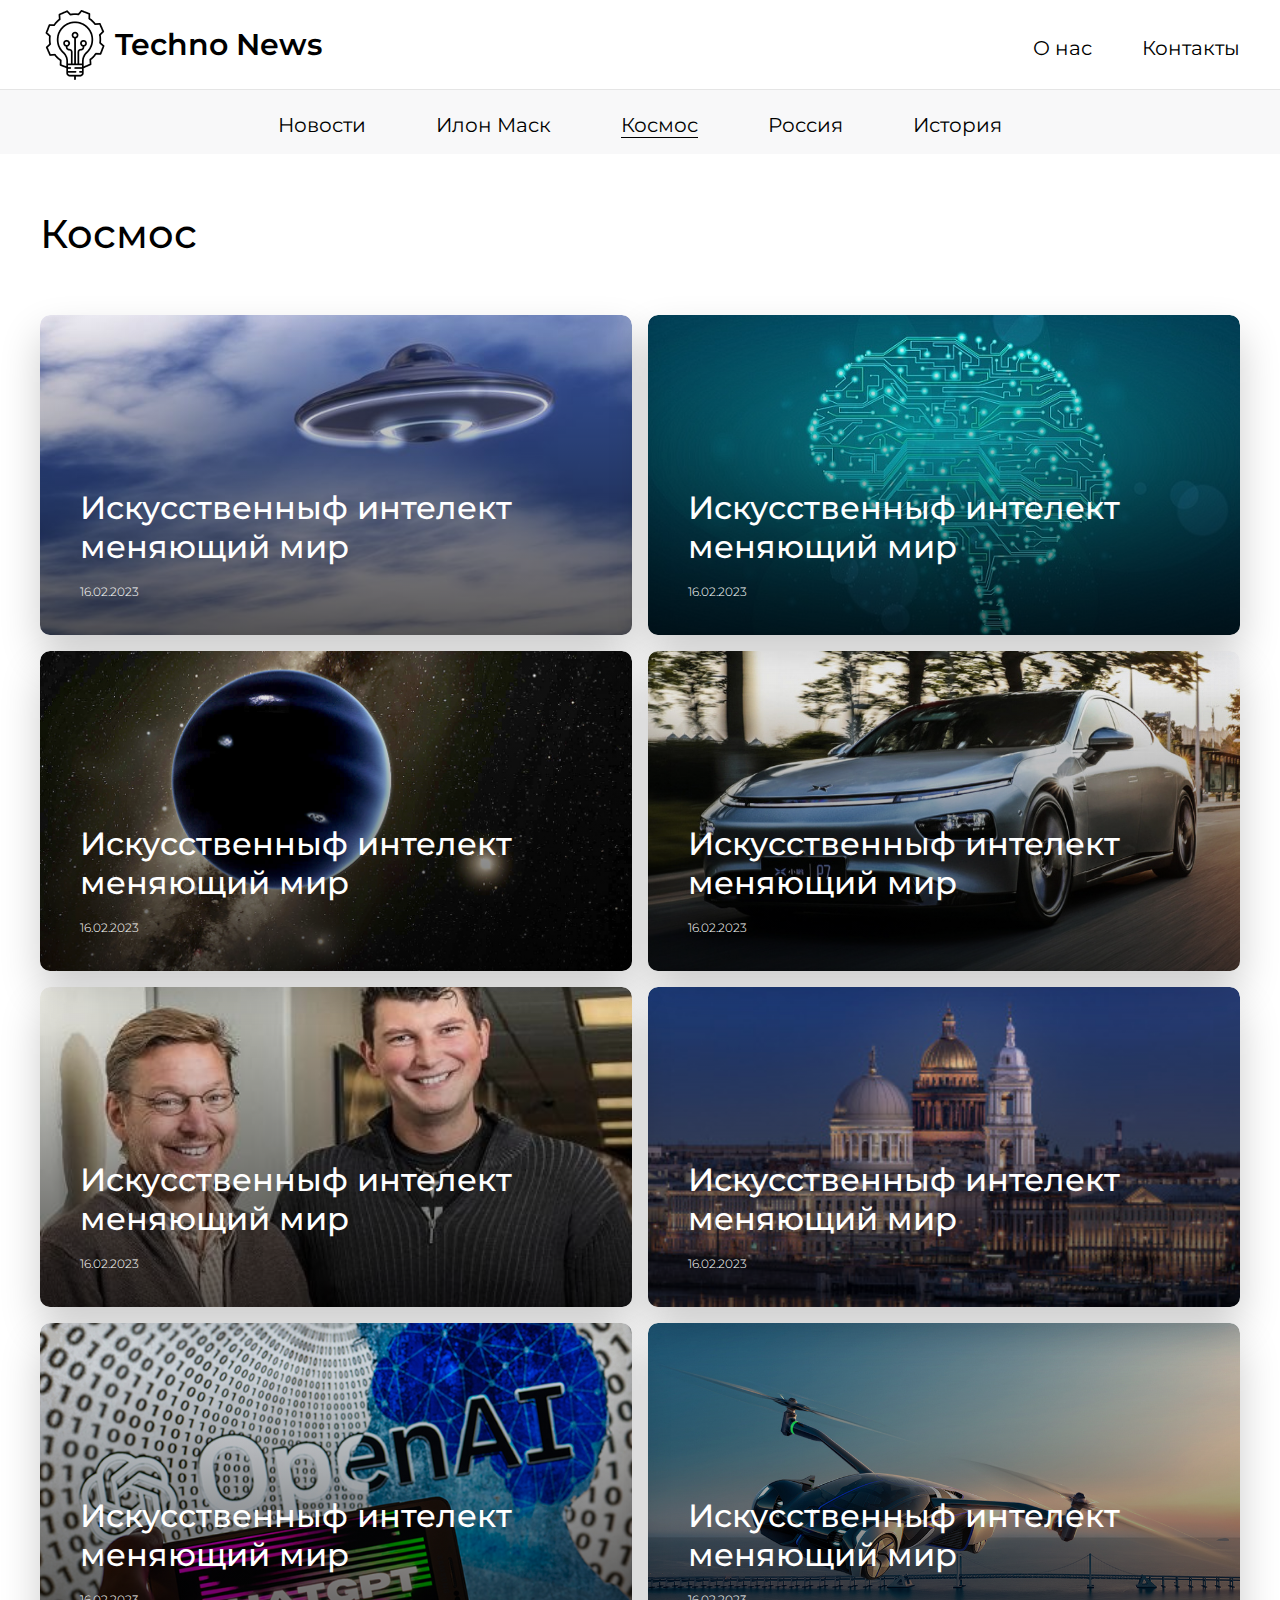
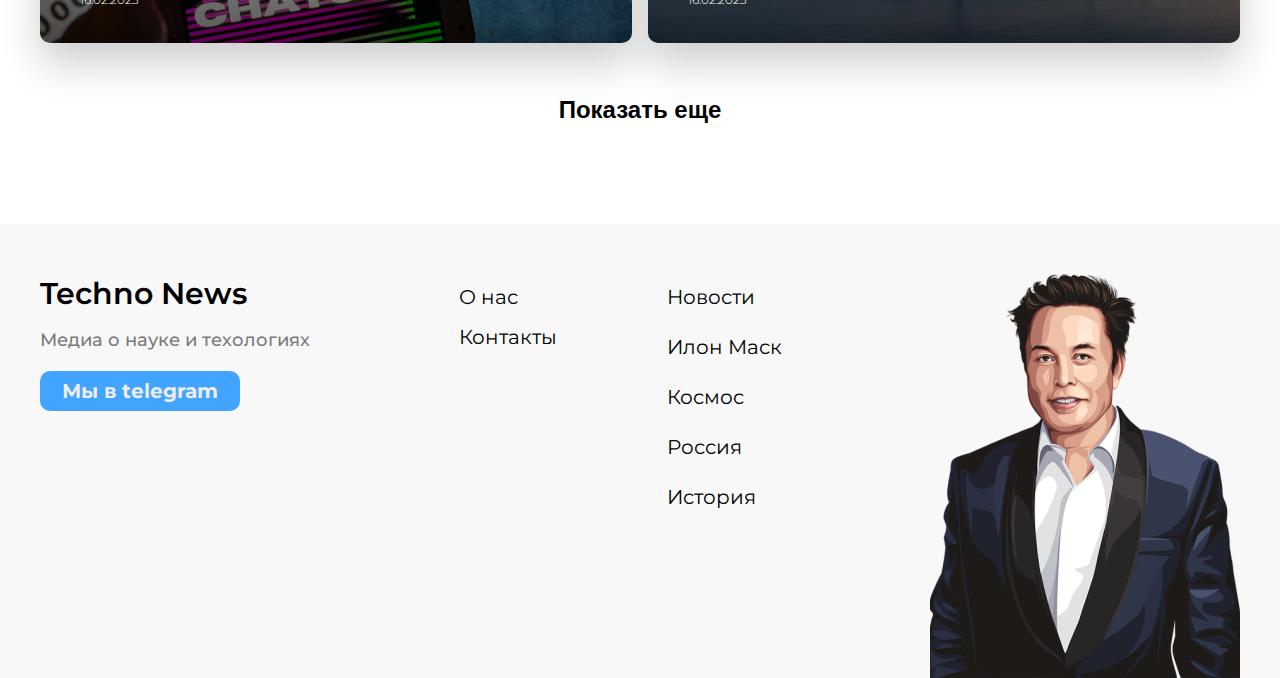
<file: space.html>
<!DOCTYPE html>
<html lang="ru">

<head>
  <meta charset="UTF-8">
  <meta http-equiv="X-UA-Compatible" content="IE=edge">
  <meta name="viewport" content="width=device-width, initial-scale=1.0">
  <title>Scince&Technology</title>
  <link rel="preconnect" href="https://fonts.googleapis.com">
  <link rel="preconnect" href="https://fonts.gstatic.com" crossorigin>
  <link href="https://fonts.googleapis.com/css2?family=Montserrat:wght@100;200;300;400;500;600;700;800;900&display=swap"
    rel="stylesheet">
  <link rel="stylesheet" href="css/slick.css">
  <link rel="stylesheet" href="css/magnific-popup.css">
  <link rel="stylesheet" href="css/style.css">
</head>

<body>
  <header class="header">
    <div class="container">
      <div class="header__inner">
        <a href="index.html" class="logo">
          <img class="logo__img" src="images/logo-img.png" alt="">
          <p class="logo__text">Techno News</p>
        </a>
        <nav class="header__menu">
          <ul class="header__menu-list">
            <li class="header__menu-item"><a href="about.html" class="header__menu-link">О нас</a></li>
            <li class="header__menu-item"><a href="contacts.html" class="header__menu-link">Контакты</a></li>
  
            <li class="header__menu-item header__menu-item--none"><a href="news.html"
                class="header__menu-link">Новости</a></li>
            <li class="header__menu-item header__menu-item--none"><a href="ilonmusk.html" class="header__menu-link">Илон
                Маск</a></li>
            <li class="header__menu-item header__menu-item--none"><a href="space.html"
                class="header__menu-link">Космос</a></li>
            <li class="header__menu-item header__menu-item--none"><a href="russia.html"
                class="header__menu-link">Россия</a></li>
            <li class="header__menu-item header__menu-item--none"><a href="history.html"
                class="header__menu-link">История</a></li>
          </ul>
        </nav>
        <button class="header__burger-btn" id="burger">
          <span></span>
          <span></span>
          <span></span>
        </button>
      </div>
    </div>
  </header>

  <div class="submenu">
    <div class="container">
      <nav class="submenu-nav">
        <ul class="submenu-list">
          <li class="submenu-item"><a href="news.html" class="submenu-link">Новости</a></li>
          <li class="submenu-item"><a href="ilonmusk.html" class="submenu-link">Илон Маск</a></li>
          <li class="submenu-item"><a href="space.html" class="submenu-link space--link">Космос</a></li>
          <li class="submenu-item"><a href="russia.html" class="submenu-link">Россия</a></li>
          <li class="submenu-item"><a href="history.html" class="submenu-link">История</a></li>
        </ul>
      </nav>
    </div>
  </div>

  <section class="articles">
    <div class="container">
      <h2 class="articles__title">Космос</h2>
      <div class="articles__items">
        <a class="articles__item" href="#">
          <div class="articles__item-wrapper">
            <img class="articles__item-img" src="images/пробный/last-1.jpg" alt="">
          </div>
          <div class="articles__item-content">
            <h3 class="articles__item-title">Искусственныф интелект меняющий мир</h3>
            <p class="articles__item-data">16.02.2023</p>
          </div>
        </a>
        <a class="articles__item" href="#">
          <div class="articles__item-wrapper">
            <img class="articles__item-img" src="images/пробный/last-2.jpg" alt="">
          </div>
          <div class="articles__item-content">
            <h3 class="articles__item-title">Искусственныф интелект меняющий мир</h3>
            <p class="articles__item-data">16.02.2023</p>
          </div>
        </a>
        <a class="articles__item" href="#">
          <div class="articles__item-wrapper">
            <img class="articles__item-img" src="images/пробный/last-3.jpg" alt="">
          </div>
          <div class="articles__item-content">
            <h3 class="articles__item-title">Искусственныф интелект меняющий мир</h3>
            <p class="articles__item-data">16.02.2023</p>
          </div>
        </a>
        <a class="articles__item" href="#">
          <div class="articles__item-wrapper">
            <img class="articles__item-img" src="images/пробный/last-4.jpg" alt="">
          </div>
          <div class="articles__item-content">
            <h3 class="articles__item-title">Искусственныф интелект меняющий мир</h3>
            <p class="articles__item-data">16.02.2023</p>
          </div>
        </a>
        <a class="articles__item" href="#">
          <div class="articles__item-wrapper">
            <img class="articles__item-img" src="images/пробный/last-5.jpg" alt="">
          </div>
          <div class="articles__item-content">
            <h3 class="articles__item-title">Искусственныф интелект меняющий мир</h3>
            <p class="articles__item-data">16.02.2023</p>
          </div>
        </a>
        <a class="articles__item" href="#">
          <div class="articles__item-wrapper">
            <img class="articles__item-img" src="images/пробный/last-6.jpg" alt="">
          </div>
          <div class="articles__item-content">
            <h3 class="articles__item-title">Искусственныф интелект меняющий мир</h3>
            <p class="articles__item-data">16.02.2023</p>
          </div>
        </a>
        <a class="articles__item" href="#">
          <div class="articles__item-wrapper">
            <img class="articles__item-img" src="images/пробный/last-7.jpg" alt="">
          </div>
          <div class="articles__item-content">
            <h3 class="articles__item-title">Искусственныф интелект меняющий мир</h3>
            <p class="articles__item-data">16.02.2023</p>
          </div>
        </a>
        <a class="articles__item" href="#">
          <div class="articles__item-wrapper">
            <img class="articles__item-img" src="images/пробный/last-8.jpg" alt="">
          </div>
          <div class="articles__item-content">
            <h3 class="articles__item-title">Искусственныф интелект меняющий мир</h3>
            <p class="articles__item-data">16.02.2023</p>
          </div>
        </a>
        <a class="articles__item" href="#">
          <div class="articles__item-wrapper">
            <img class="articles__item-img" src="images/пробный/last-1.jpg" alt="">
          </div>
          <div class="articles__item-content">
            <h3 class="articles__item-title">Искусственныф интелект меняющий мир</h3>
            <p class="articles__item-data">16.02.2023</p>
          </div>
        </a>
        <a class="articles__item" href="#">
          <div class="articles__item-wrapper">
            <img class="articles__item-img" src="images/пробный/last-2.jpg" alt="">
          </div>
          <div class="articles__item-content">
            <h3 class="articles__item-title">Искусственныф интелект меняющий мир</h3>
            <p class="articles__item-data">16.02.2023</p>
          </div>
        </a>
        <a class="articles__item" href="#">
          <div class="articles__item-wrapper">
            <img class="articles__item-img" src="images/пробный/last-3.jpg" alt="">
          </div>
          <div class="articles__item-content">
            <h3 class="articles__item-title">Искусственныф интелект меняющий мир</h3>
            <p class="articles__item-data">16.02.2023</p>
          </div>
        </a>
        <a class="articles__item" href="#">
          <div class="articles__item-wrapper">
            <img class="articles__item-img" src="images/пробный/last-4.jpg" alt="">
          </div>
          <div class="articles__item-content">
            <h3 class="articles__item-title">Искусственныф интелект меняющий мир</h3>
            <p class="articles__item-data">16.02.2023</p>
          </div>
        </a>
        <a class="articles__item" href="#">
          <div class="articles__item-wrapper">
            <img class="articles__item-img" src="images/пробный/last-5.jpg" alt="">
          </div>
          <div class="articles__item-content">
            <h3 class="articles__item-title">Искусственныф интелект меняющий мир</h3>
            <p class="articles__item-data">16.02.2023</p>
          </div>
        </a>
        <a class="articles__item" href="#">
          <div class="articles__item-wrapper">
            <img class="articles__item-img" src="images/пробный/last-6.jpg" alt="">
          </div>
          <div class="articles__item-content">
            <h3 class="articles__item-title">Искусственныф интелект меняющий мир</h3>
            <p class="articles__item-data">16.02.2023</p>
          </div>
        </a>
        <a class="articles__item" href="#">
          <div class="articles__item-wrapper">
            <img class="articles__item-img" src="images/пробный/last-7.jpg" alt="">
          </div>
          <div class="articles__item-content">
            <h3 class="articles__item-title">Искусственныф интелект меняющий мир</h3>
            <p class="articles__item-data">16.02.2023</p>
          </div>
        </a>
        <a class="articles__item" href="#">
          <div class="articles__item-wrapper">
            <img class="articles__item-img" src="images/пробный/last-8.jpg" alt="">
          </div>
          <div class="articles__item-content">
            <h3 class="articles__item-title">Искусственныф интелект меняющий мир</h3>
            <p class="articles__item-data">16.02.2023</p>
          </div>
        </a>
      </div>
      <div class="btn-center">
        <button class="show-more">
          Показать еще
        </button>
      </div>
    </div>
  </section>

  <footer class="footer">
    <div class="container">
      <div class="footer__inner">
        <div class="footer__main">
          <a href="index.html" class="logo footer__logo">
            <p class="logo__text footer__logo-text">Techno News</p>
          </a>
          <p class="footer__main-text">Медиа о науке и техологиях</p>
          <a href="#" class="footer__main-link">Мы в telegram</a>
        </div>
        <div class="footer__block-list">
          <ul class="footer__about">
            <li class="footer__about-item"><a href="about.html" class="footer__about-link">О нас</a></li>
            <li class="footer__about-item"><a href="contacts.html" class="footer__about-link">Контакты</a></li>
          </ul>
          <ul class="footer__list">
            <li class="footer__list-item"><a href="news.html" class="footer__list-link">Новости</a></li>
            <li class="footer__list-item"><a href="ilonmusk.html" class="footer__list-link">Илон Маск</a></li>
            <li class="footer__list-item"><a href="space.html" class="footer__list-link">Космос</a></li>
            <li class="footer__list-item"><a href="russia.html" class="footer__list-link">Россия</a></li>
            <li class="footer__list-item"><a href="history.html" class="footer__list-link">История</a></li>
          </ul>
        </div>
        <img src="images/footer-img.png" alt="" class="footer__img">
      </div>
    </div>
  </footer>

  <script src="https://ajax.googleapis.com/ajax/libs/jquery/3.4.1/jquery.min.js"></script>
  <script src="js/slick.min.js"></script>
  <script src="js/jquery.magnific-popup.min.js"></script>
  <script src="js/main.js"></script>
</body>

</html>
</file>
<file: css/style.css>
a,abbr,acronym,address,applet,article,aside,audio,b,big,blockquote,body,canvas,caption,center,cite,code,dd,del,details,dfn,div,dl,dt,em,embed,fieldset,figcaption,figure,footer,form,h1,h2,h3,h4,h5,h6,header,hgroup,html,i,iframe,img,ins,kbd,label,legend,li,mark,menu,nav,object,ol,output,p,pre,q,ruby,s,samp,section,small,span,strike,strong,sub,summary,sup,table,tbody,td,tfoot,th,thead,time,tr,tt,u,ul,var,video{margin:0;padding:0;border:0;font-size:100%;font:inherit;vertical-align:baseline}article,aside,details,figcaption,figure,footer,header,hgroup,menu,nav,section{display:block}body{line-height:1}ol,ul{list-style:none}blockquote,q{quotes:none}blockquote:after,blockquote:before,q:after,q:before{content:"";content:none}table{border-collapse:collapse;border-spacing:0}a{text-decoration:none}*{margin:0;padding:0;-webkit-box-sizing:border-box;box-sizing:border-box}:after,:before{-webkit-box-sizing:border-box;box-sizing:border-box}body{font-family:"Montserrat",sans-serif;font-weight:400;font-size:28px;line-height:40px;color:#000}.container{max-width:1220px;margin:0 auto;padding:0 10px}.logo{display:-webkit-box;display:-ms-flexbox;display:flex;-webkit-box-align:center;-ms-flex-align:center;align-items:center}.logo__text{margin-left:5px;font-weight:600;font-size:30px;color:#000}.header{-webkit-box-shadow:0 0 5px rgba(0,0,0,0.1),inset 0 -1px 0 rgba(0,0,0,0.1);box-shadow:0 0 5px rgba(0,0,0,0.1),inset 0 -1px 0 rgba(0,0,0,0.1);width:100%;padding:10px 0}.header__inner{display:-webkit-box;display:-ms-flexbox;display:flex;-webkit-box-pack:justify;-ms-flex-pack:justify;justify-content:space-between;-webkit-box-align:center;-ms-flex-align:center;align-items:center}.header__menu-list{display:-webkit-box;display:-ms-flexbox;display:flex;-webkit-box-pack:justify;-ms-flex-pack:justify;justify-content:space-between;-webkit-box-align:center;-ms-flex-align:center;align-items:center;gap:50px}.header__menu-link{font-size:20px;line-height:29px;color:#000}.header__menu-item{-webkit-transition:all 0.5s;transition:all 0.5s}.header__menu-item:hover{border-bottom:1px solid #000}.header__menu-item--none{display:none}.header__burger-btn{display:none;position:relative;width:40px;height:40px;border:none;background-color:transparent;cursor:pointer}.header__burger-btn span{position:absolute;width:30px;height:2px;background-color:#000;left:5px}.header__burger-btn span:first-child{-webkit-transform:translateY(-10px);transform:translateY(-10px)}.header__burger-btn span:nth-child(2){-webkit-transform:translateY(10px);transform:translateY(10px)}.header.active .header__burger-btn span:first-child{-webkit-transform:translateY(0) rotate(-45deg);transform:translateY(0) rotate(-45deg)}.header.active .header__burger-btn span:nth-child(2){opacity:0}.header.active .header__burger-btn span:nth-child(3){-webkit-transform:translateY(0) rotate(45deg);transform:translateY(0) rotate(45deg)}.submenu{background:#F8F8F9;padding:12px 0}.submenu-list{display:-webkit-box;display:-ms-flexbox;display:flex;gap:70px;-webkit-box-align:center;-ms-flex-align:center;align-items:center;-webkit-box-pack:center;-ms-flex-pack:center;justify-content:center;color:#000}.submenu-link{font-weight:400;font-size:20px;line-height:29px;color:#000}.submenu-link:hover{border-bottom:1px solid #000}.slider{padding-top:30px}.slider__item{position:relative;overflow:hidden;border-radius:10px;width:100%;height:525px;background:-webkit-gradient(linear,left top,left bottom,from(transparent),to(rgba(0,0,0,0.65)));background:linear-gradient(-180deg,transparent,rgba(0,0,0,0.65))}.slider__item-img{width:100%;height:100%;-o-object-fit:cover;object-fit:cover;-webkit-transition:all 0.5s;transition:all 0.5s;border-radius:10px}.slider__item:hover img{-webkit-transform:scale(1.1);transform:scale(1.1)}.slider__item-wrapper{position:absolute;height:100%;width:100%;z-index:-1;border-radius:10px}.slider__item-content{position:absolute;bottom:0;padding:0 100px 50px;color:#fff}.slider__item-title{font-weight:600;font-size:32px;line-height:39px;margin-bottom:16px}.slider__item-data{font-weight:300;font-size:12px;line-height:15px}.next-arrow,.prev-arrow{position:absolute;z-index:2;background:transparent;border:none;cursor:pointer}.prev-arrow{top:45%;left:10px}.next-arrow{bottom:45%;right:10px}.articles{padding:60px 0 100px}.articles__title{font-weight:500;font-size:40px;line-height:40px;margin-bottom:61px}.articles__items{display:-ms-grid;display:grid;-ms-grid-columns:1fr 16px 1fr;grid-template-columns:repeat(2,1fr);grid-gap:16px;margin-bottom:52px}.articles__item{position:relative;-webkit-box-shadow:0 20px 40px 0 rgba(0,0,0,0.2);box-shadow:0 20px 40px 0 rgba(0,0,0,0.2);background:-webkit-gradient(linear,left top,left bottom,from(transparent),to(rgba(0,0,0,0.65)));background:linear-gradient(-180deg,transparent,rgba(0,0,0,0.65));height:320px;width:100%;overflow:hidden;border-radius:10px}.articles__item:nth-child(n+9){display:none}.articles__item.is-visible{display:block}.articles__item:hover img{-webkit-transform:scale(1.1);transform:scale(1.1)}.articles__item-wrapper{position:absolute;height:100%;width:100%;z-index:-1;border-radius:10px}.articles__item-img{width:100%;height:100%;-o-object-fit:cover;object-fit:cover;-webkit-transition:all 0.5s;transition:all 0.5s;border-radius:10px}.articles__item-content{position:absolute;bottom:0;padding:0 40px 36px;color:#fff}.articles__item-title{font-weight:500;font-size:32px;line-height:39px;margin-bottom:18px;cursor:pointer}.articles__item-data{font-weight:300;font-size:12px;line-height:15px}.show-more{display:block;margin:0 auto;font-weight:600;font-size:24px;line-height:29px;border:none;background:transparent;cursor:pointer}.footer{background:#F8F8F9;padding-top:50px}.footer__inner{display:-webkit-box;display:-ms-flexbox;display:flex;-webkit-box-pack:justify;-ms-flex-pack:justify;justify-content:space-between;-webkit-box-align:start;-ms-flex-align:start;align-items:flex-start}.footer__logo{margin-bottom:15px}.footer__logo-text{margin-left:0}.footer__main-text{font-size:18px;color:#7a7a7a;font-weight:500;line-height:22px;margin-bottom:20px}.footer .footer__list-link,.footer__about-link{font-weight:400;font-size:20px;line-height:29px;color:#000}.footer .footer__list-item,.footer__about-item{margin-bottom:10px}.footer .footer__list-item:last-child,.footer__about-item{margin-bottom:0}.footer__main-link{display:block;background:#41A4FF;border-radius:10px;width:200px;height:40px;font-weight:700;font-size:20px;line-height:40px;color:#EEEDED;text-align:center}.footer__block-list{display:-webkit-box;display:-ms-flexbox;display:flex;-webkit-box-pack:center;-ms-flex-pack:center;justify-content:center;-webkit-box-align:start;-ms-flex-align:start;align-items:flex-start;gap:110px}.article{padding:60px 0}.article__title{font-weight:500;font-size:43px;line-height:59px;margin-bottom:6px}.article__data{font-weight:300;font-size:12px;line-height:15px;margin-bottom:35px}.article__subtitle{font-weight:500;font-size:37px;line-height:50px;margin-bottom:30px;margin-top:65px}.article__text{font-weight:400;font-size:20px;line-height:40px}.article__img{width:100%}.about--link,.contacts--link,.history--link,.ilon--link,.news--link,.russia--link,.space--link{border-bottom:1px solid #000}.contacts{padding:70px 0 70px}.contacts__inner{padding-left:20px}.contacts__title{font-weight:400;font-size:50px;line-height:77px;margin-bottom:30px}.contacts__phone{margin-bottom:10px}.contacts .contacts__email,.contacts .contacts__telegram,.contacts__phone{font-size:20px;line-height:39px}.contacts__email{margin-bottom:10px}.about{padding:70px 0 70px}.about__title{font-weight:400;font-size:50px;line-height:77px;margin-bottom:30px;text-align:center}.about__text{font-size:20px;line-height:39px}@media (max-width:1200px){.articles__item-title{font-size:28px;line-height:28px}}@media (max-width:1020px){.footer{padding-bottom:50px}.footer__img{display:none}}@media (max-width:900px){.slider__item{height:400px}.slider__item-text{bottom:35px;left:75px;right:75px}.slider__item-title{font-size:22px;line-height:32px;margin-bottom:10px}.slider__item-data{font-size:11px}.articles__items{-ms-grid-columns:1fr;grid-template-columns:repeat(1,1fr)}.articles__item{height:380px}.articles__item-data{font-size:11px}.about__title{font-size:44px;line-height:46px}.about__text{font-size:18px;line-height:32px}.contacts__title{font-size:44px;line-height:46px}.contacts .contacts__email,.contacts .contacts__telegram,.contacts__phone{font-size:18px;line-height:32px}}@media (max-width:800px){.header{position:relative}.header__menu-item--none{display:block}.header__menu{position:absolute;width:100%;height:100vh;z-index:1;left:0;top:-1000px;background-color:#fff;padding-top:100px}.header.active .header__menu{top:0}.header__menu-list{-webkit-box-orient:vertical;-webkit-box-direction:normal;-ms-flex-direction:column;flex-direction:column;-webkit-box-align:start;-ms-flex-align:start;align-items:flex-start;-webkit-box-align:center;-ms-flex-align:center;align-items:center;gap:30px}.header__menu-link{display:block}.header__burger-btn{display:block;z-index:2}.logo{z-index:2}.submenu{display:none}.slider{display:none}.article{padding:35px 0}.article__title{font-size:35px;line-height:40px}.article__subtitle{font-size:25px;margin-bottom:15px;margin-top:40px;line-height:30px}.article__text{font-size:18px;line-height:32px}}@media (max-width:720px){.footer__inner{gap:60px}.footer__block-list{-webkit-box-orient:vertical;-webkit-box-direction:normal;-ms-flex-direction:column;flex-direction:column;gap:30px}}@media (max-width:600px){.article__title{font-size:24px;line-height:28px}.article__text{font-size:16px;line-height:28px}.article__subtitle{font-size:20px;margin-top:30px}.articles{padding-bottom:60px}.articles__title{margin-bottom:30px}.articles__item{height:450px}.articles__item-content{padding:0 25px 25px}.articles__item-title{font-size:22px;line-height:26px}.about{padding:40px 0 40px}.about__title{font-size:35px;line-height:35px}.about__text{font-size:16px;line-height:28px}.contacts__title{font-size:35px;line-height:35px}.contacts .contacts__email,.contacts .contacts__telegram,.contacts__phone{font-size:16px;line-height:28px}.footer{padding-bottom:0}.footer__inner{-webkit-box-orient:vertical;-webkit-box-direction:normal;-ms-flex-direction:column;flex-direction:column;-webkit-box-align:center;-ms-flex-align:center;align-items:center;gap:40px}.footer__logo-text{margin:0 auto}.footer__main-text{text-align:center}.footer__main-link{margin:0 auto}.footer__block-list{-webkit-box-orient:horizontal;-webkit-box-direction:normal;-ms-flex-direction:row;flex-direction:row;gap:50px}.footer__img{display:block}}@media (max-width:500px){.header{padding:5px 0}.header__inner{gap:30px}.logo__img{width:50px}.logo__text{font-size:25px;line-height:25px}.article{padding:25px 0}}@media (max-width:450px){.articles{padding:40px 0 60px}.articles__title{font-size:30px;line-height:35px}.articles__item{height:400px}.articles__item-title{font-size:20px;line-height:24px;margin-bottom:10px}.articles__item-data{font-size:10px}.show-more{font-size:22px}.about__title,.contacts__title{font-size:30px}}@media (max-width:320px){.footer__img{width:260px}}
</file>
